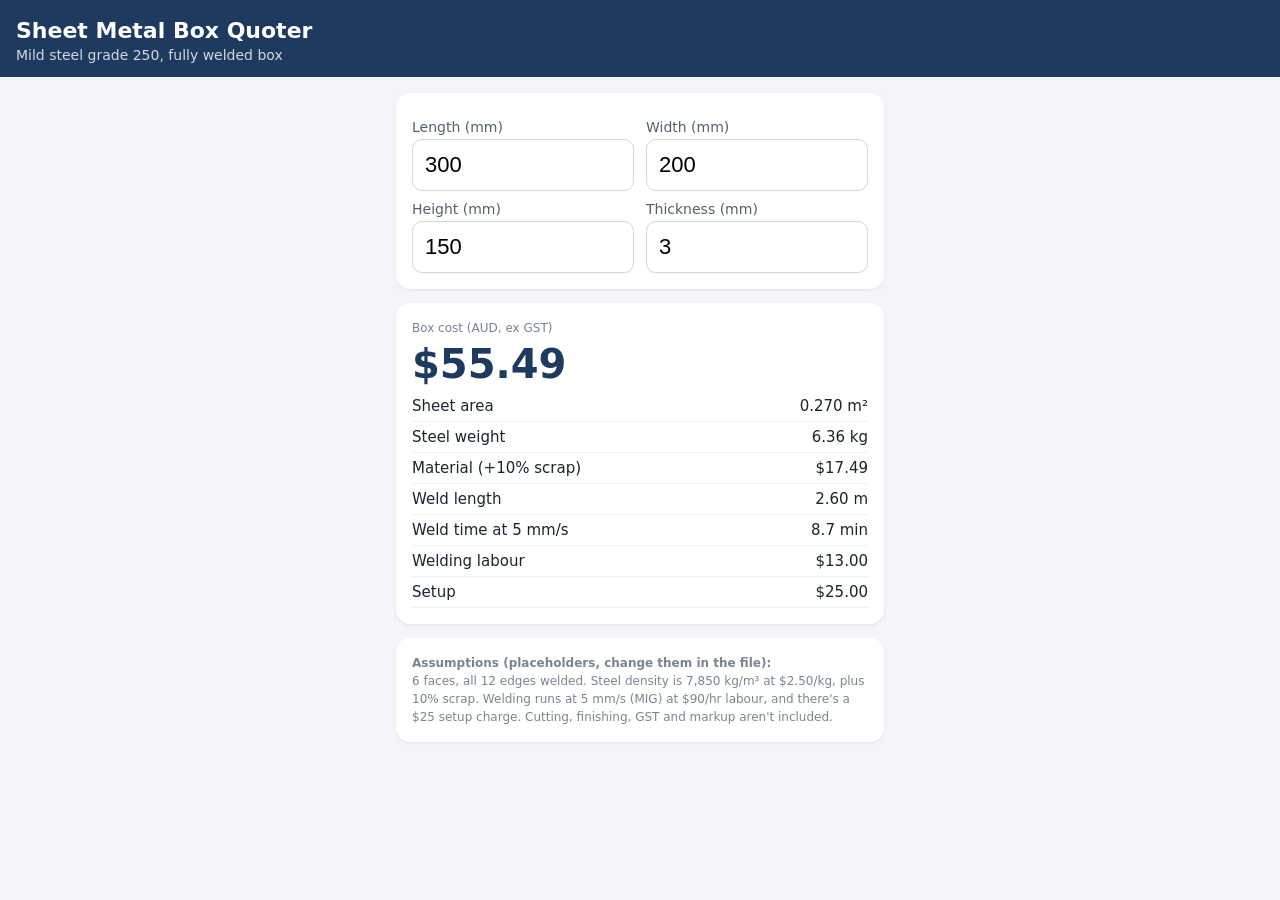
<file: index.html>
<!DOCTYPE html>
<html lang="en-AU">
<head>
<meta charset="utf-8">
<meta name="viewport" content="width=device-width, initial-scale=1, viewport-fit=cover">
<title>Box Quoter</title>
<meta name="apple-mobile-web-app-capable" content="yes">
<meta name="mobile-web-app-capable" content="yes">
<meta name="apple-mobile-web-app-title" content="Box Quoter">
<meta name="theme-color" content="#1f3a5f">
<link rel="manifest" href="manifest.json">
<link rel="icon" href="icon-192.png">
<link rel="apple-touch-icon" href="icon-192.png">
<style>
  *{box-sizing:border-box}
  body{margin:0;font-family:-apple-system,system-ui,Segoe UI,Roboto,sans-serif;background:#f3f5f8;color:#1b2430}
  header{background:#1f3a5f;color:#fff;padding:18px 16px 14px;padding-top:max(18px,env(safe-area-inset-top))}
  header h1{margin:0;font-size:22px} header p{margin:4px 0 0;opacity:.8;font-size:14px}
  main{padding:16px;max-width:520px;margin:auto}
  .card{background:#fff;border-radius:14px;padding:16px;margin-bottom:14px;box-shadow:0 1px 3px rgba(0,0,0,.08)}
  label{display:block;font-size:14px;color:#55606e;margin:10px 0 4px}
  input{width:100%;font-size:22px;padding:12px;border:1px solid #cfd6df;border-radius:10px}
  .grid{display:grid;grid-template-columns:1fr 1fr;gap:0 12px}
  .total{font-size:40px;font-weight:700;color:#1f3a5f;margin:4px 0}
  table{width:100%;border-collapse:collapse;font-size:15px}
  td{padding:6px 0;border-bottom:1px solid #eef1f4} td:last-child{text-align:right}
  .muted{font-size:12px;color:#7a8592;line-height:1.5}
  .err{color:#b00020;font-size:14px}
</style>
</head>
<body>
<header><h1>Sheet Metal Box Quoter</h1><p>Mild steel grade 250, fully welded box</p></header>
<main>
  <div class="card">
    <div class="grid">
      <div><label for="L">Length (mm)</label><input id="L" type="number" inputmode="decimal" value="300"></div>
      <div><label for="W">Width (mm)</label><input id="W" type="number" inputmode="decimal" value="200"></div>
      <div><label for="H">Height (mm)</label><input id="H" type="number" inputmode="decimal" value="150"></div>
      <div><label for="T">Thickness (mm)</label><input id="T" type="number" inputmode="decimal" value="3"></div>
    </div>
  </div>
  <div class="card">
    <div class="muted">Box cost (AUD, ex GST)</div>
    <div class="total" id="total">$0.00</div>
    <div id="err" class="err"></div>
    <table id="tbl"></table>
  </div>
  <div class="card muted">
    <b>Assumptions (placeholders, change them in the file):</b><br>
    6 faces, all 12 edges welded. Steel density is 7,850 kg/m³ at $2.50/kg, plus 10% scrap.
    Welding runs at 5 mm/s (MIG) at $90/hr labour, and there's a $25 setup charge.
    Cutting, finishing, GST and markup aren't included.
  </div>
</main>
<script>
// ---- Pricing parameters (placeholders, edit here) ----
const P = {
  density: 7850,        // kg/m3, mild steel grade 250
  steelPerKg: 2.50,     // AUD per kg
  scrap: 0.10,          // 10% offcut allowance
  weldRate: 5,          // mm per second (MIG fillet)
  labourPerHr: 90,      // AUD per hour
  setup: 25             // AUD flat per box
};
const $ = id => document.getElementById(id);
const money = n => '$' + n.toLocaleString('en-AU',{minimumFractionDigits:2,maximumFractionDigits:2});
function calc(){
  const L=+$('L').value, W=+$('W').value, H=+$('H').value, T=+$('T').value;
  if(!(L>0&&W>0&&H>0&&T>0)){ $('err').textContent='Enter all four values.'; $('total').textContent='-'; $('tbl').innerHTML=''; return; }
  $('err').textContent='';
  const areaMm2 = 2*(L*W + L*H + W*H);
  const massKg = areaMm2 * T * 1e-9 * P.density;
  const material = massKg * (1+P.scrap) * P.steelPerKg;
  const weldMm = 4*(L+W+H);
  const weldMin = weldMm / P.weldRate / 60;
  const welding = weldMin/60 * P.labourPerHr;
  const total = material + welding + P.setup;
  $('total').textContent = money(total);
  $('tbl').innerHTML = `
    <tr><td>Sheet area</td><td>${(areaMm2/1e6).toFixed(3)} m²</td></tr>
    <tr><td>Steel weight</td><td>${massKg.toFixed(2)} kg</td></tr>
    <tr><td>Material (+10% scrap)</td><td>${money(material)}</td></tr>
    <tr><td>Weld length</td><td>${(weldMm/1000).toFixed(2)} m</td></tr>
    <tr><td>Weld time at ${P.weldRate} mm/s</td><td>${weldMin.toFixed(1)} min</td></tr>
    <tr><td>Welding labour</td><td>${money(welding)}</td></tr>
    <tr><td>Setup</td><td>${money(P.setup)}</td></tr>`;
}
['L','W','H','T'].forEach(id=>$(id).addEventListener('input',calc));
calc();
if('serviceWorker' in navigator) navigator.serviceWorker.register('sw.js');
</script>
</body>
</html>
</file>
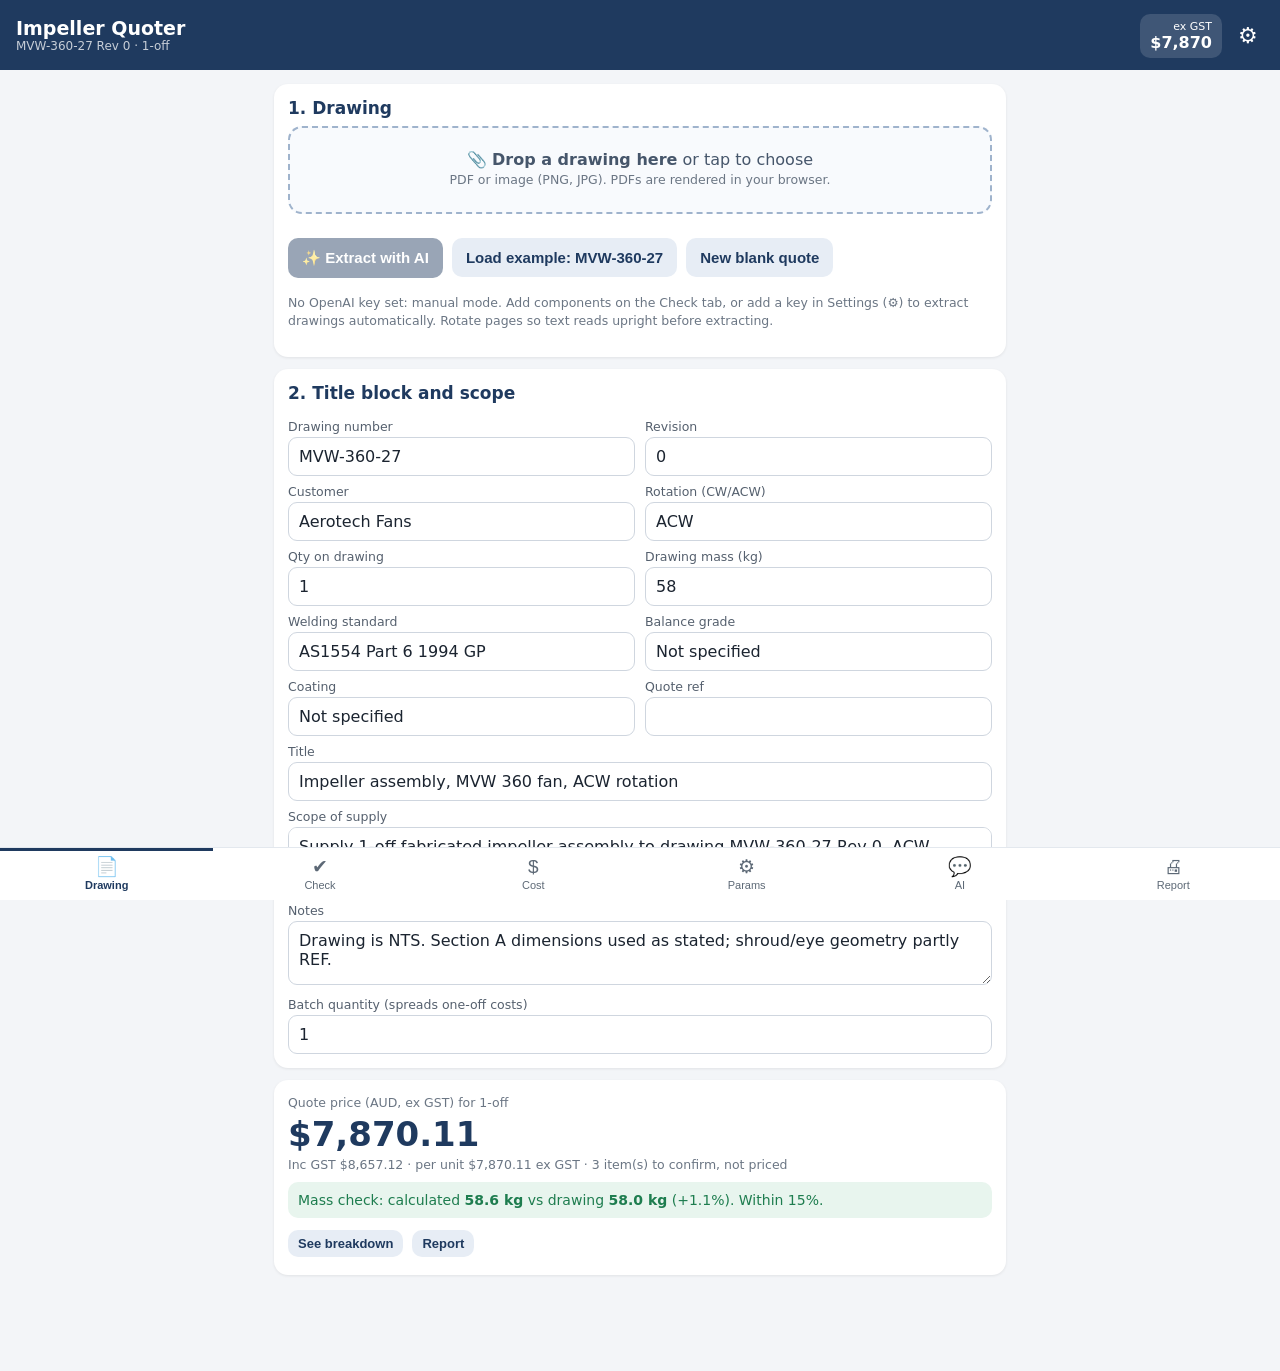
<file: impeller/index.html>
<!DOCTYPE html>
<html lang="en-AU">
<head>
<meta charset="utf-8">
<meta name="viewport" content="width=device-width, initial-scale=1, viewport-fit=cover">
<title>Impeller Quoter</title>
<meta http-equiv="Content-Security-Policy" content="default-src 'self'; script-src 'self' https://cdnjs.cloudflare.com; worker-src 'self' blob: https://cdnjs.cloudflare.com; connect-src 'self' https://api.openai.com https://cdnjs.cloudflare.com; img-src 'self' data: blob:; style-src 'self' 'unsafe-inline'; object-src 'none'; base-uri 'self'; form-action 'none'">
<meta name="referrer" content="no-referrer">
<meta name="apple-mobile-web-app-capable" content="yes">
<meta name="mobile-web-app-capable" content="yes">
<meta name="apple-mobile-web-app-title" content="Impeller Quoter">
<meta name="theme-color" content="#1f3a5f">
<link rel="manifest" href="manifest.json">
<link rel="icon" href="icon-192.png">
<link rel="apple-touch-icon" href="icon-192.png">
<link rel="stylesheet" href="app.css">
</head>
<body>
<header>
  <h1>Impeller Quoter<small id="hdrRef">Fabricated centrifugal impellers · AUD</small></h1>
  <div class="chip" id="hdrTotal">ex GST<b>-</b></div>
  <button class="iconbtn" id="btnSettings" aria-label="Settings" title="Settings">⚙</button>
</header>
<main>
  <section class="view" id="view-drawing"></section>
  <section class="view" id="view-check"></section>
  <section class="view" id="view-cost"></section>
  <section class="view" id="view-params"></section>
  <section class="view" id="view-ai"></section>
  <section class="view" id="view-report"></section>
</main>
<nav class="tabs" id="tabs">
  <button data-view="drawing"><span>📄</span>Drawing</button>
  <button data-view="check"><span>✔︎</span>Check</button>
  <button data-view="cost"><span>$</span>Cost</button>
  <button data-view="params"><span>⚙︎</span>Params</button>
  <button data-view="ai"><span>💬</span>AI</button>
  <button data-view="report"><span>🖨</span>Report</button>
</nav>
<div class="overlay" id="settings"><div class="sheet" id="settingsSheet"></div></div>
<input type="file" id="importFile" accept="application/json,.json" hidden>
<script src="js/defaults.js"></script>
<script src="js/engine.js"></script>
<script src="js/ai.js"></script>
<script src="js/app.js"></script>
</body>
</html>
</file>
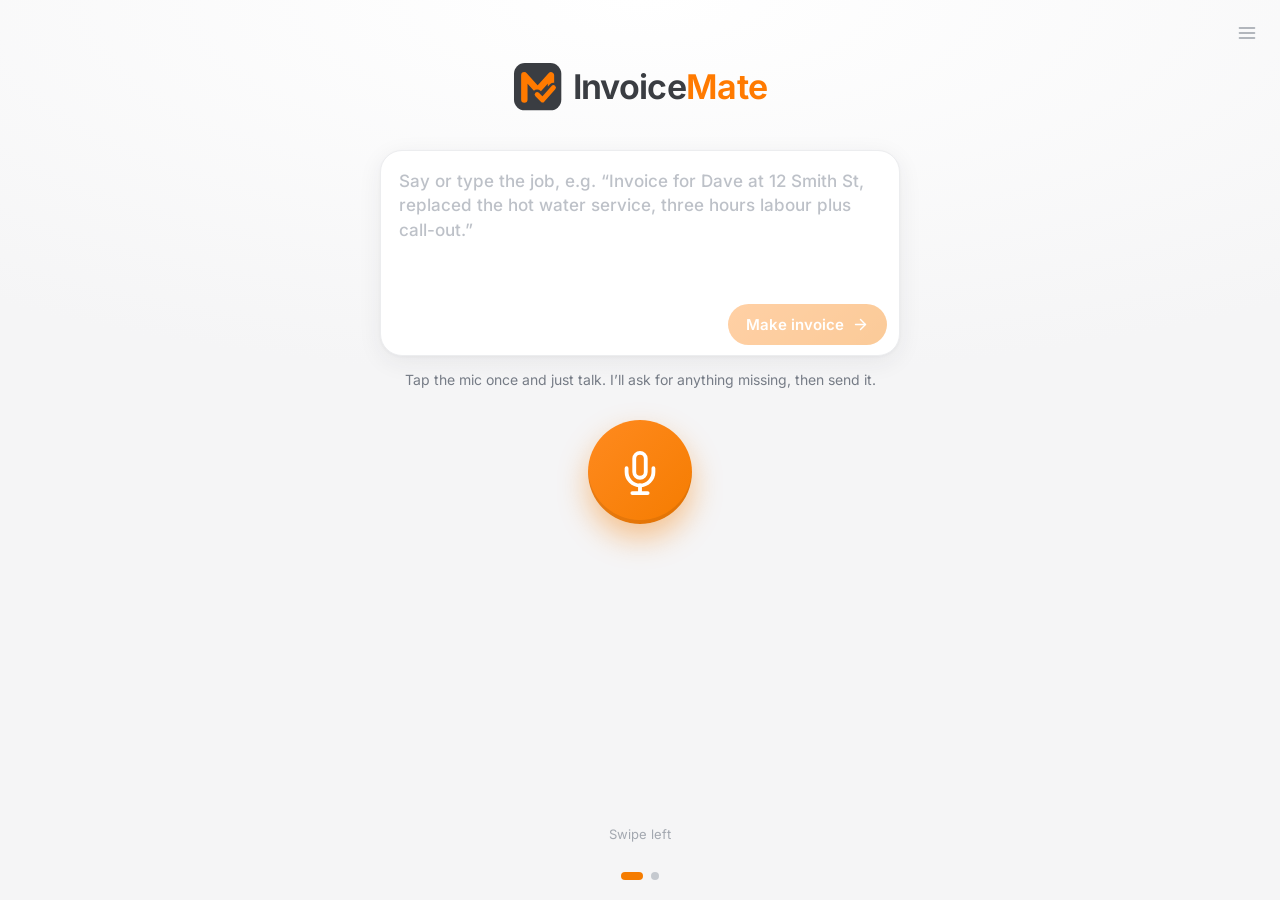
<file: invoicemate/index.html>
<!doctype html>
<html lang="en-AU">
<head>
<meta charset="utf-8">
<meta name="viewport" content="width=device-width, initial-scale=1, viewport-fit=cover">
<title>InvoiceMate</title>
<meta http-equiv="Content-Security-Policy" content="default-src 'self'; script-src 'self' 'wasm-unsafe-eval'; worker-src 'self' blob:; style-src 'self' 'unsafe-inline'; img-src 'self' data: blob:; font-src 'self'; connect-src 'self' data: blob: https://opekqrldytqvjziowbqo.supabase.co https://api.openai.com; media-src 'self' blob:; object-src 'none'; frame-src 'self' blob:; base-uri 'self'; form-action 'none'">
<meta name="referrer" content="strict-origin-when-cross-origin">
<meta name="robots" content="noindex">
<meta name="theme-color" content="#2B2F36">
<meta name="mobile-web-app-capable" content="yes">
<meta name="apple-mobile-web-app-capable" content="yes">
<meta name="apple-mobile-web-app-title" content="InvoiceMate">
<link rel="manifest" href="manifest.json">
<link rel="icon" href="icons/icon-192.png">
<link rel="apple-touch-icon" href="icons/icon-192.png">
<link rel="stylesheet" href="app.css">
<link rel="stylesheet" href="im.css">
</head>
<body>
<div id="pager">
  <!-- 1. CLEAN SCREEN (home): logo, text box, big mic -->
  <section id="clean" class="pane" aria-label="Talk to make an invoice">
    <button class="im-menu-btn" data-act="more-menu" aria-label="Menu"><svg class="i" viewBox="0 0 24 24" aria-hidden="true"><line x1="3" y1="6" x2="21" y2="6"/><line x1="3" y1="12" x2="21" y2="12"/><line x1="3" y1="18" x2="21" y2="18"/></svg></button>
    <div class="clean-wrap">
      <h1 id="im-logo" class="clean-logo" aria-label="InvoiceMate"></h1>
      <div class="im-box">
        <textarea id="im-text" rows="5" aria-label="Describe the job" placeholder="Say or type the job, e.g. “Invoice for Dave at 12 Smith St, replaced the hot water service, three hours labour plus call-out.”"></textarea>
        <button id="im-go" class="btn pri im-go" disabled>Make invoice <svg class="i" viewBox="0 0 24 24" aria-hidden="true"><line x1="5" y1="12" x2="19" y2="12"/><polyline points="12 5 19 12 12 19"/></svg></button>
      </div>
      <div id="im-convo" class="im-convo" aria-live="polite"><div id="im-log" class="im-log"></div><div id="im-draft" class="im-draft"></div>
        <button class="im-type" id="im-type" type="button">Type instead</button></div>
      <div id="im-status" class="im-status" role="status" aria-live="polite"></div>
      <button id="im-mic" class="mic-btn" aria-label="Start talking" aria-pressed="false"><svg viewBox="0 0 24 24" aria-hidden="true"><path d="M12 2a3 3 0 0 0-3 3v7a3 3 0 0 0 6 0V5a3 3 0 0 0-3-3z"/><path d="M19 10v2a7 7 0 0 1-14 0v-2"/><line x1="12" y1="19" x2="12" y2="23"/><line x1="8" y1="23" x2="16" y2="23"/></svg></button>
      <div class="im-hint">Swipe left</div>
    </div>
  </section>
  <!-- 2. FULL APP SCREEN (Allyce's app layout) -->
  <section id="full" class="pane" aria-label="Full app">
    <div id="app">
      <aside class="sidebar" id="sidebar"></aside>
      <main class="main"><div id="view" class="view"></div></main>
      <nav class="bottomnav" id="bottomnav"></nav>
    </div>
  </section>
</div>
<div id="im-dots" class="im-dots" aria-label="Screens"><button data-p="0" aria-label="Talk screen"></button><button data-p="1" aria-label="Full app"></button></div>
<input type="file" id="im-cam" accept="image/*" capture="environment" hidden>
<div id="public" class="public" hidden></div>
<div id="modal-root"></div>
<div id="toast" class="toast" hidden></div>
<div id="print-root" class="print-root"></div>
<script src="vendor/chart.umd.min.js"></script>
<script src="vendor/tesseract/tesseract.min.js"></script>
<script src="js/config.js"></script>
<script src="js/util.js"></script>
<script src="js/local-only.js"></script>
<script src="js/db.js"></script>
<script src="js/views.js"></script>
<script src="js/tools.js"></script>
<script src="js/backup.js"></script>
<script src="js/parser.js"></script>
<script src="js/receipt.js"></script>
<script src="js/thinking.js"></script>
<script src="js/invoice-pdf.js"></script>
<script src="js/send.js"></script>
<script src="js/chase-core.js"></script>
<script src="js/chase.js"></script>
<script src="js/convo.js"></script>
<script src="js/voice-prompt.js"></script>
<script src="js/draft-ops.js"></script>
<script src="js/voice-cost.js"></script>
<script src="js/voice.js"></script>
<script src="js/talk.js"></script>
<script src="js/engines.js"></script>
<script src="js/live.js"></script>
<script src="js/voicetest.js"></script>
<script src="js/scan.js"></script>
<script src="js/clean.js"></script>
<script src="js/app.js"></script>
</body>
</html>
</file>
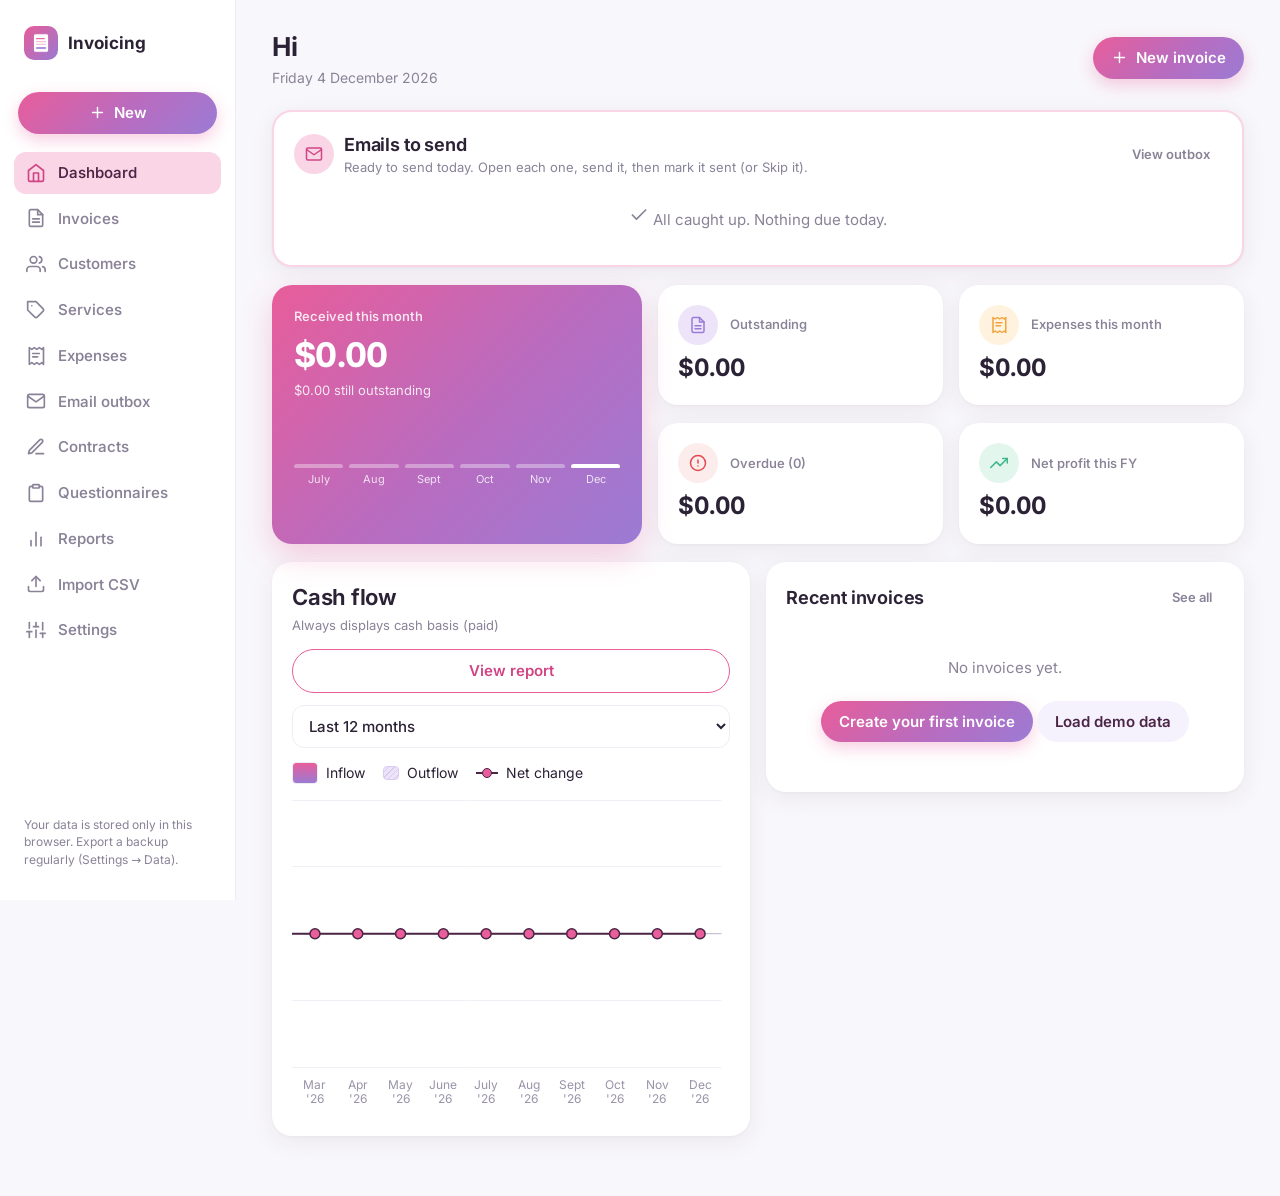
<file: invoicing/index.html>
<!doctype html>
<html lang="en-AU">
<head>
<meta charset="utf-8">
<meta name="viewport" content="width=device-width, initial-scale=1, viewport-fit=cover">
<title>Invoicing</title>
<meta http-equiv="Content-Security-Policy" content="default-src 'self'; script-src 'self' https://accounts.google.com/gsi/client; style-src 'self' 'unsafe-inline' https://accounts.google.com/gsi/style; img-src 'self' data: blob:; font-src 'self'; connect-src 'self' https://www.googleapis.com https://accounts.google.com/gsi/ https://opekqrldytqvjziowbqo.supabase.co wss://opekqrldytqvjziowbqo.supabase.co https://login.microsoftonline.com https://graph.microsoft.com https://outlook.office.com https://outlook.office365.com https://outlook.live.com; object-src 'none'; frame-src 'self' blob: https://accounts.google.com/gsi/ https://login.microsoftonline.com https://login.live.com; base-uri 'self'; form-action 'none'">
<meta name="referrer" content="strict-origin-when-cross-origin">
<meta name="robots" content="noindex">
<meta name="theme-color" content="#E85D9A">
<meta name="mobile-web-app-capable" content="yes">
<meta name="apple-mobile-web-app-capable" content="yes">
<meta name="apple-mobile-web-app-title" content="Invoicing">
<link rel="manifest" href="manifest.json">
<link rel="icon" href="icon-192.png">
<link rel="apple-touch-icon" href="icon-192.png">
<link rel="stylesheet" href="app.css">
</head>
<body>
<div id="app">
  <aside class="sidebar" id="sidebar"></aside>
  <main class="main"><div id="view" class="view"></div></main>
  <nav class="bottomnav" id="bottomnav"></nav>
</div>
<div id="public" class="public" hidden></div>
<div id="modal-root"></div>
<div id="toast" class="toast" hidden></div>
<div id="print-root" class="print-root"></div>
<script src="js/vendor/chart.umd.min.js"></script>
<script src="js/config.js"></script>
<script src="js/util.js"></script>
<script src="js/db.js"></script>
<script src="js/views.js"></script>
<script src="js/tools.js"></script>
<script src="js/backup.js"></script>
<script src="js/sync.js"></script>
<script src="js/pdf.js"></script>
<script src="js/outlook.js"></script>
<script src="js/app.js"></script>
</body>
</html>
</file>
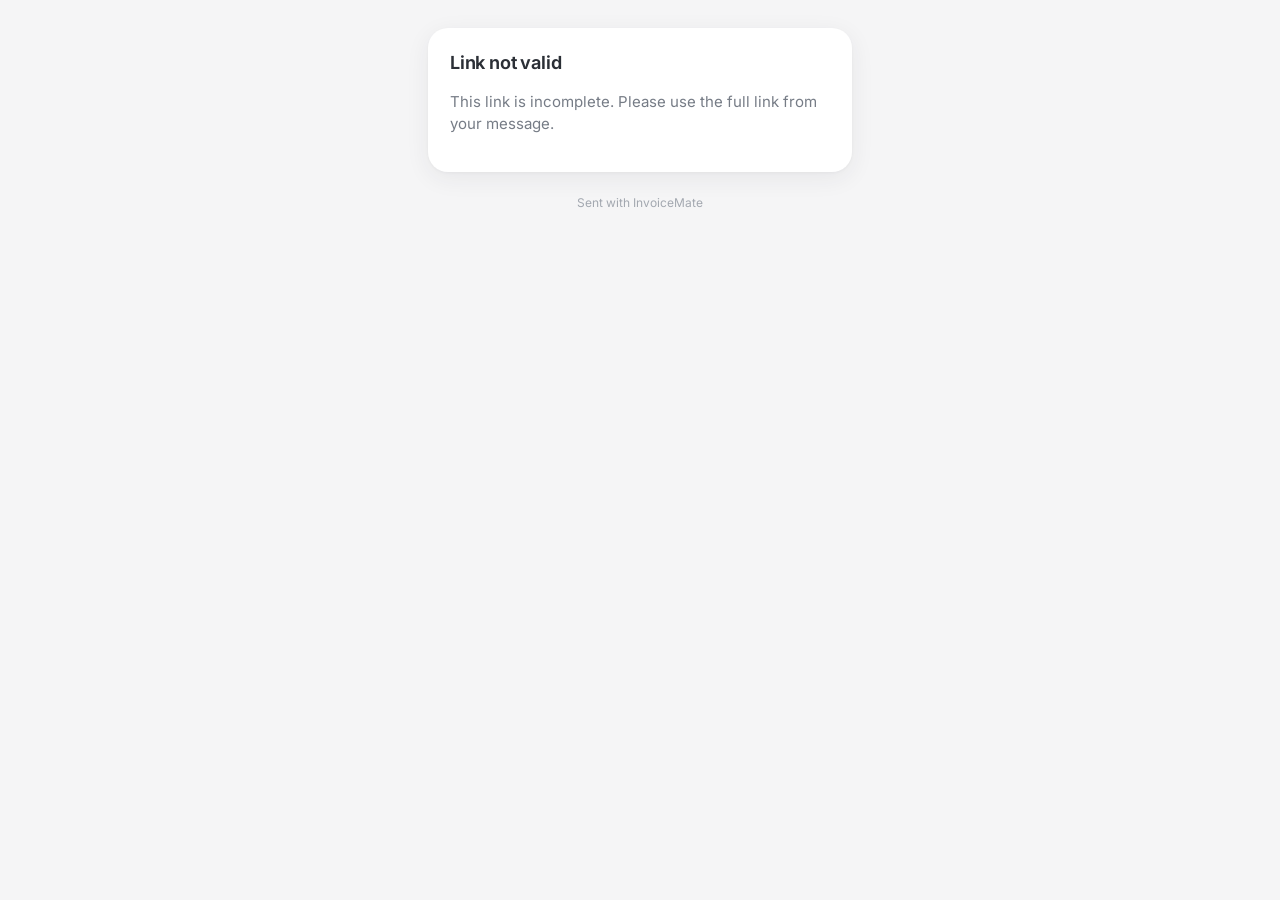
<file: invoicemate/view.html>
<!doctype html>
<html lang="en-AU">
<head>
<meta charset="utf-8">
<meta name="viewport" content="width=device-width, initial-scale=1, viewport-fit=cover">
<title>Invoice</title>
<meta http-equiv="Content-Security-Policy" content="default-src 'self'; script-src 'self'; style-src 'self' 'unsafe-inline'; img-src 'self' data:; font-src 'self'; connect-src https://opekqrldytqvjziowbqo.supabase.co; object-src 'none'; base-uri 'none'; form-action 'none'">
<meta name="referrer" content="no-referrer">
<meta name="robots" content="noindex, nofollow">
<link rel="icon" href="icons/icon-192.png">
<link rel="stylesheet" href="app.css">
<style>
  body { background: #F5F5F6; margin: 0; }
  .vw { max-width: 460px; margin: 0 auto; padding: 28px 18px 40px; }
  .vw .card { padding: 22px; }
  .vw .amt { font-size: 34px; font-weight: 750; margin: 6px 0 2px; }
  .vw .row2 { display: flex; justify-content: space-between; padding: 8px 0; border-bottom: 1px solid var(--line); font-size: 15px; }
  .vw .pay { width: 100%; justify-content: center; margin-top: 18px; }
  .vw .stop { background: none; border: 0; color: #8A9099; text-decoration: underline; font-size: 13px; margin-top: 22px; cursor: pointer; }
  .vw .foot { text-align: center; color: #A3A8B0; font-size: 12px; margin-top: 22px; }
</style>
</head>
<body>
<div class="vw" id="vw"><div class="card"><p class="muted">Loading invoice…</p></div></div>
<script src="js/view.js"></script>
</body>
</html>
</file>
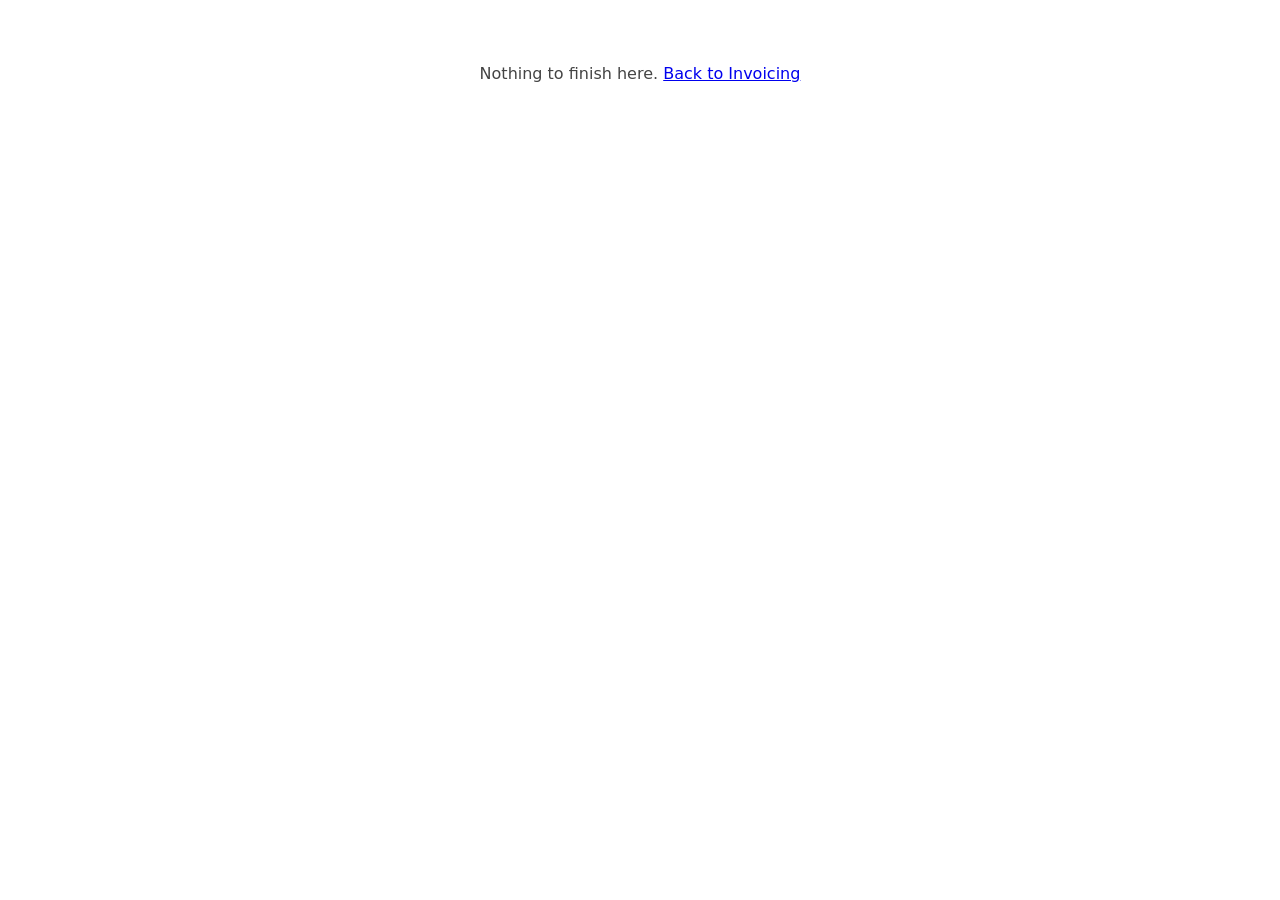
<file: invoicing/auth.html>
<!doctype html>
<html lang="en-AU">
<head>
<meta charset="utf-8">
<meta name="viewport" content="width=device-width, initial-scale=1">
<title>Signing in…</title>
<meta http-equiv="Content-Security-Policy" content="default-src 'none'; script-src 'self'; style-src 'unsafe-inline'; base-uri 'none'; form-action 'none'">
<meta name="referrer" content="no-referrer">
<meta name="robots" content="noindex">
</head>
<body style="font:16px system-ui,sans-serif;color:#444;text-align:center;padding:40px 20px">
<!-- Microsoft sign-in comes back here (MSAL redirect bridge), then returns to the app. Keep this page tiny. -->
<p id="m">Finishing Microsoft sign-in…</p>
<script src="js/vendor/msal-redirect-bridge.min.js"></script>
<script src="js/auth-bridge.js"></script>
</body>
</html>
</file>
<file: impeller/app.css>
*{box-sizing:border-box}
:root{--navy:#1f3a5f;--bg:#f3f5f8;--ink:#1b2430;--mut:#6b7684;--line:#e3e8ee;--ok:#1e7d4f;--prov:#b26a00;--tc:#b00020}
html{-webkit-text-size-adjust:100%}
body{margin:0;font-family:-apple-system,system-ui,"Segoe UI",Roboto,sans-serif;background:var(--bg);color:var(--ink);padding-bottom:calc(70px + env(safe-area-inset-bottom))}
header{background:var(--navy);color:#fff;padding:14px 16px 12px;padding-top:max(14px,env(safe-area-inset-top));position:sticky;top:0;z-index:20;display:flex;align-items:center;gap:10px}
header h1{margin:0;font-size:19px;flex:1;line-height:1.15} header h1 small{display:block;font-weight:400;font-size:12px;opacity:.75}
.chip{background:rgba(255,255,255,.14);border-radius:10px;padding:6px 10px;text-align:right;font-size:11px;line-height:1.2;white-space:nowrap}
.chip b{display:block;font-size:16px}
.iconbtn{background:none;border:0;color:#fff;font-size:22px;padding:4px 6px;cursor:pointer}
main{padding:14px;max-width:760px;margin:auto}
.view{display:none}.view.on{display:block}
.card{background:#fff;border-radius:14px;padding:14px;margin-bottom:12px;box-shadow:0 1px 3px rgba(0,0,0,.08)}
.card h2{font-size:17px;margin:0 0 8px;color:var(--navy)} .card h3{font-size:15px;margin:10px 0 6px}
label{display:block;font-size:12.5px;color:#55606e;margin:8px 0 3px}
input,select,textarea{width:100%;font-size:16px;padding:9px 10px;border:1px solid #cfd6df;border-radius:9px;background:#fff;color:var(--ink);font-family:inherit}
textarea{min-height:64px;resize:vertical}
input:focus,select:focus,textarea:focus{outline:2px solid #7fa3d1;border-color:#7fa3d1}
.grid2{display:grid;grid-template-columns:1fr 1fr;gap:0 10px}.grid3{display:grid;grid-template-columns:1fr 1fr 1fr;gap:0 8px}
@media(min-width:620px){.grid3w{display:grid;grid-template-columns:repeat(4,1fr);gap:0 10px}}
.btn{display:inline-block;border:0;border-radius:10px;padding:11px 14px;font-size:15px;font-weight:600;background:var(--navy);color:#fff;cursor:pointer;margin:4px 4px 4px 0;text-decoration:none}
.btn.sec{background:#e7edf5;color:var(--navy)} .btn.warn{background:#fdecee;color:var(--tc)} .btn.sm{padding:6px 10px;font-size:13px}
.btn:disabled{opacity:.45;cursor:not-allowed}
.drop{border:2px dashed #9fb3cc;border-radius:14px;padding:22px 14px;text-align:center;color:#46566b;background:#f8fafd;cursor:pointer}
.drop.over{background:#e6eef9;border-color:var(--navy)}
.pages{display:flex;gap:8px;overflow-x:auto;margin-top:10px}
.pages figure{margin:0;flex:0 0 auto;text-align:center;font-size:12px}
.pages canvas,.pages img{max-height:220px;max-width:300px;border:1px solid var(--line);border-radius:6px;background:#fff}
.total{font-size:34px;font-weight:700;color:var(--navy);margin:2px 0}
.muted{font-size:12.5px;color:var(--mut);line-height:1.45}
.err{color:var(--tc);font-size:14px;background:#fdecee;border-radius:10px;padding:10px;margin:8px 0}
.okmsg{color:var(--ok);font-size:14px;background:#e8f5ee;border-radius:10px;padding:10px;margin:8px 0}
.warnbox{color:#7a4a00;background:#fff4e0;border-radius:10px;padding:10px;font-size:14px;margin:8px 0}
table{width:100%;border-collapse:collapse;font-size:14px}
th{text-align:left;font-size:12px;color:var(--mut);font-weight:600;border-bottom:1px solid var(--line);padding:6px 4px}
td{padding:6px 4px;border-bottom:1px solid #eef1f4;vertical-align:top}
td.r,th.r{text-align:right;white-space:nowrap}
tr.sub td{font-weight:700;background:#f6f8fb} tr.grand td{font-weight:800;font-size:16px;color:var(--navy)}
.badge{display:inline-block;font-size:11px;font-weight:700;border-radius:20px;padding:2px 7px;white-space:nowrap;vertical-align:middle}
.b-confirmed{background:#e3f3ea;color:var(--ok)} .b-provisional{background:#fff1d6;color:var(--prov)} .b-to_confirm{background:#fde3e6;color:var(--tc)}
.b-high{background:#e3f3ea;color:var(--ok)} .b-medium{background:#fff1d6;color:var(--prov)} .b-low,.b-tc{background:#fde3e6;color:var(--tc)}
.conf-low,.conf-to_confirm{border-color:#e48b97;background:#fff7f8} .conf-medium{border-color:#e7b866;background:#fffaf0}
details{border-top:1px solid var(--line)} details:first-of-type{border-top:0}
summary{cursor:pointer;padding:11px 2px;font-weight:600;color:var(--navy);list-style:none;display:flex;justify-content:space-between;gap:8px}
summary::-webkit-details-marker{display:none} summary:after{content:"▸";color:var(--mut)} details[open]>summary:after{content:"▾"}
.prow{border:1px solid var(--line);border-radius:10px;padding:8px 10px;margin:0 0 8px}
.prow .top{display:flex;justify-content:space-between;align-items:center;gap:8px;font-size:14px;font-weight:600}
.prow .vals{display:grid;grid-template-columns:1fr auto 1.35fr;gap:8px;margin-top:6px;align-items:center}
.prow .vals select{font-size:14px;padding:9px 6px}
.prow .unit{font-size:13px;color:var(--mut)}
.prow input.note{font-size:13px;padding:6px 8px;margin-top:6px;color:#4a5562}
.ccard{border:1px solid var(--line);border-radius:12px;padding:10px;margin-bottom:10px}
.ccard .hd{display:flex;gap:8px;align-items:center}.ccard .hd input{font-weight:700}
.calc{font-size:12.5px;background:#f4f7fb;border-radius:8px;padding:6px 8px;margin-top:8px;color:#3a4756}
nav.tabs{position:fixed;left:0;right:0;bottom:0;background:#fff;border-top:1px solid var(--line);display:flex;z-index:30;padding-bottom:env(safe-area-inset-bottom)}
nav.tabs button{flex:1;border:0;background:none;padding:8px 0 9px;font-size:11px;color:#5d6976;cursor:pointer}
nav.tabs button span{display:block;font-size:19px;line-height:1.2}
nav.tabs button.on{color:var(--navy);font-weight:700;box-shadow:inset 0 3px 0 var(--navy)}
.chat{max-height:52vh;overflow-y:auto;padding:4px 0}
.msg{border-radius:12px;padding:9px 11px;margin:6px 0;font-size:14.5px;line-height:1.4;white-space:pre-wrap;max-width:92%}
.msg.u{background:var(--navy);color:#fff;margin-left:auto}.msg.a{background:#eef2f7}.msg.s{background:#fff4e0;font-size:13px}
.chatbar{display:flex;gap:6px;align-items:flex-end}.chatbar textarea{min-height:44px;height:44px}
.chips{display:flex;flex-wrap:wrap;gap:6px;margin:6px 0}.chips button{border:1px solid #c9d5e4;background:#f6f9fd;border-radius:16px;padding:5px 10px;font-size:12.5px;color:var(--navy);cursor:pointer}
.log{font-size:13px;border-left:3px solid #9fb3cc;padding:4px 8px;margin:8px 0}.log.undone{opacity:.5;text-decoration:line-through}
.flex{display:flex;gap:8px;align-items:center;flex-wrap:wrap}.sp{flex:1}
.mic.rec{background:var(--tc)}
.overlay{position:fixed;inset:0;background:rgba(10,20,35,.45);z-index:50;display:none;align-items:flex-end;justify-content:center}
.overlay.on{display:flex}.sheet{background:#fff;border-radius:16px 16px 0 0;padding:16px;width:100%;max-width:640px;max-height:90vh;overflow:auto;padding-bottom:max(16px,env(safe-area-inset-bottom))}
.busy{display:inline-block;width:14px;height:14px;border:2px solid #9fb3cc;border-top-color:var(--navy);border-radius:50%;animation:sp 1s linear infinite;vertical-align:middle;margin-right:6px}
@keyframes sp{to{transform:rotate(360deg)}}
/* Report */
.report{background:#fff;padding:16px;border-radius:14px;font-size:13px}
.report h1{font-size:20px;margin:0;color:var(--navy)} .report h2{font-size:15px;color:var(--navy);border-bottom:2px solid var(--navy);padding-bottom:3px;margin:18px 0 6px}
.report table{font-size:12px} .report .kv td:first-child{color:var(--mut);width:38%}
.draft{border:2px solid var(--tc);color:var(--tc);font-weight:800;text-align:center;padding:6px;border-radius:8px;margin:8px 0}
.noprint{}
@media print{
  @page{size:A4;margin:14mm 12mm}
  body{background:#fff;padding:0}
  header,nav.tabs,.noprint,.overlay{display:none!important}
  main{padding:0;max-width:none}
  .view{display:none!important} #view-report{display:block!important}
  .report{padding:0;box-shadow:none;border-radius:0;font-size:10.5pt}
  .report table{font-size:9pt} .report h2{break-after:avoid} tr{break-inside:avoid}
  .badge{border:1px solid currentColor}
}
</file>
<file: invoicemate/app.css>
@font-face { font-family: 'Inter'; src: url('fonts/inter-latin-wght.woff2') format('woff2'); font-weight: 100 900; font-display: swap; }
:root {
  --pink: #F57C00; --pink-d: #D96A00; --pink-t: #FFE3C7; --pink-tt: #FFF5EB;
  --lav: #5B6472; --lav-t: #E7E9ED; --lav-tt: #F3F4F6;
  --plum: #2B2F36; --ink: #2B2F36; --muted: #767C86; --line: #ECEDEF;
  --bg: #F5F5F6; --card: #fff; --ok: #3FB68B; --ok-t: #E3F6EE; --warn: #F0A43A; --warn-t: #FFF3E0; --bad: #E5484D; --bad-t: #FDECEC;
  --grad: linear-gradient(135deg, #F57C00 0%, #FF8F2E 55%, #5B6472 100%);
  --r: 20px; --r-s: 12px; --sh: 0 6px 24px rgba(43, 47, 54, .07), 0 1px 3px rgba(43, 47, 54, .04);
  --side: 236px;
}
* { box-sizing: border-box; }
[hidden] { display: none !important; }
html, body { margin: 0; background: var(--bg); color: var(--ink); font: 15px/1.45 'Inter', 'Segoe UI', system-ui, -apple-system, Roboto, sans-serif; -webkit-font-smoothing: antialiased; }
button, input, select, textarea { font: inherit; color: inherit; }
a { color: var(--pink-d); }
h1, h2, h3 { margin: 0; letter-spacing: -.01em; }
h1 { font-size: 26px; font-weight: 700; }
h2 { font-size: 18px; font-weight: 650; }
h3 { font-size: 15px; font-weight: 650; }
svg.i { width: 20px; height: 20px; stroke: currentColor; fill: none; stroke-width: 2; stroke-linecap: round; stroke-linejoin: round; flex: none; }
.muted { color: var(--muted); } .small { font-size: 13px; } .tiny { font-size: 12px; }
.right { text-align: right; } .num { font-variant-numeric: tabular-nums; white-space: nowrap; }
.row { display: flex; gap: 12px; align-items: center; flex-wrap: wrap; } .row.nw { flex-wrap: nowrap; }
.spacer { flex: 1; }
.grid { display: grid; gap: 16px; }
.grid > *, .stack > *, .ed-layout > * { min-width: 0; }
.g2 { grid-template-columns: repeat(2, minmax(0, 1fr)); } .g3 { grid-template-columns: repeat(3, minmax(0, 1fr)); } .g4 { grid-template-columns: repeat(4, minmax(0, 1fr)); }
.stack > * + * { margin-top: 16px; }

/* layout */
#app { min-height: 100vh; }
.sidebar { position: fixed; inset: 0 auto 0 0; width: var(--side); background: #fff; border-right: 1px solid var(--line); padding: 22px 14px; display: flex; flex-direction: column; gap: 4px; overflow-y: auto; z-index: 5; }
.brand { display: flex; align-items: center; gap: 10px; padding: 4px 10px 18px; font-weight: 700; font-size: 17px; }
.brand img { width: 34px; height: 34px; border-radius: 10px; }
.nav-a { display: flex; align-items: center; gap: 12px; padding: 10px 12px; border-radius: 12px; color: var(--muted); text-decoration: none; font-weight: 550; }
.nav-a:hover { background: var(--pink-tt); color: var(--ink); }
.nav-a.on { background: var(--pink-t); color: var(--plum); }
.nav-a.on svg { color: var(--pink-d); }
.nav-a .badge { margin-left: auto; }
.side-new { margin: 10px 4px 14px; }
.main { overflow-x: clip; margin-left: var(--side); padding: 28px 36px 60px; }
.view { max-width: 1180px; margin: 0 auto; }
.bottomnav { display: none; }
.page-h { display: flex; align-items: center; gap: 12px; margin-bottom: 22px; flex-wrap: wrap; }
.page-h .sub { color: var(--muted); font-size: 14px; margin-top: 2px; }

/* cards */
.card { background: var(--card); border-radius: var(--r); box-shadow: var(--sh); padding: 20px; }
.card.flat { box-shadow: none; border: 1px solid var(--line); }
.card-h { display: flex; align-items: center; gap: 10px; margin-bottom: 14px; flex-wrap: wrap; }
.card-h .spacer + * { flex: none; }
.hero { background: var(--grad); color: #fff; border-radius: var(--r); padding: 22px; box-shadow: 0 12px 30px rgba(245, 124, 0, .28); position: relative; overflow: hidden; }
.hero .lbl { opacity: .85; font-size: 13px; font-weight: 550; }
.hero .big { font-size: 34px; font-weight: 750; letter-spacing: -.02em; margin: 4px 0 2px; }
.hero .mini { display: flex; align-items: flex-end; gap: 6px; height: 54px; margin-top: 14px; }
.hero .mini span { flex: 1; background: rgba(255, 255, 255, .35); border-radius: 6px 6px 3px 3px; min-height: 4px; }
.hero .mini span.cur { background: #fff; }
.hero .mini-l { display: flex; gap: 6px; font-size: 11px; opacity: .8; margin-top: 4px; } .hero .mini-l span { flex: 1; text-align: center; }
.stat { display: flex; flex-direction: column; gap: 6px; }
.stat .v { font-size: 24px; font-weight: 720; letter-spacing: -.02em; }
.stat .l { color: var(--muted); font-size: 13px; font-weight: 550; }
.ic { width: 40px; height: 40px; border-radius: 50%; display: grid; place-items: center; flex: none; background: var(--pink-t); color: var(--pink-d); }
.ic.lav { background: var(--lav-t); color: var(--lav); } .ic.ok { background: var(--ok-t); color: var(--ok); } .ic.warn { background: var(--warn-t); color: var(--warn); } .ic.bad { background: var(--bad-t); color: var(--bad); }
.ic svg { width: 18px; height: 18px; }

/* lists */
.list { display: flex; flex-direction: column; }
.li { display: flex; align-items: center; gap: 14px; padding: 12px 6px; border-bottom: 1px solid var(--line); cursor: pointer; border-radius: 12px; }
.li:last-child { border-bottom: 0; }
.li:hover { background: var(--pink-tt); }
.li .t { font-weight: 600; } .li .s { color: var(--muted); font-size: 13px; }
.li .grow { flex: 1; min-width: 0; } .li .grow > * { overflow: hidden; text-overflow: ellipsis; white-space: nowrap; }
.empty { text-align: center; color: var(--muted); padding: 30px 10px; }

/* buttons */
.btn { display: inline-flex; align-items: center; justify-content: center; gap: 8px; border: 0; border-radius: 999px; padding: 10px 18px; font-weight: 600; cursor: pointer; background: var(--lav-tt); color: var(--plum); text-decoration: none; white-space: nowrap; transition: transform .05s, box-shadow .15s, background .15s; }
.btn:hover { background: var(--lav-t); } .btn:active { transform: translateY(1px); }
.btn svg { width: 17px; height: 17px; }
.btn.pri { background: var(--grad); color: #fff; box-shadow: 0 6px 16px rgba(245, 124, 0, .3); }
.btn.pri:hover { box-shadow: 0 8px 20px rgba(245, 124, 0, .4); }
.btn.out { background: #fff; border: 1.5px solid var(--pink); color: var(--pink-d); }
.btn.out:hover { background: var(--pink-tt); }
.btn.ghost { background: transparent; color: var(--muted); } .btn.ghost:hover { background: var(--line); color: var(--ink); }
.btn.danger { background: var(--bad-t); color: var(--bad); }
.btn.sm { padding: 6px 12px; font-size: 13px; } .btn.icon { padding: 8px; width: 36px; height: 36px; }
.btn.block { width: 100%; } .btn:disabled { opacity: .5; cursor: default; }

/* pills */
.pill { display: inline-block; border-radius: 999px; padding: 3px 10px; font-size: 12px; font-weight: 650; text-transform: capitalize; background: var(--line); color: var(--muted); white-space: nowrap; }
.pill.draft { background: #EEEFF1; color: #6B717B; } .pill.sent { background: var(--lav-t); color: #4A515C; } .pill.part-paid { background: var(--warn-t); color: #B97515; }
.pill.paid, .pill.signed, .pill.accepted { background: var(--ok-t); color: #23875F; } .pill.overdue { background: var(--bad-t); color: var(--bad); } .pill.quote { background: var(--pink-t); color: var(--pink-d); }
.badge { background: var(--pink); color: #fff; border-radius: 999px; font-size: 11px; font-weight: 700; padding: 2px 7px; }
.badge.bad { background: var(--bad); }

/* forms */
label.f { display: flex; flex-direction: column; gap: 6px; font-size: 13px; font-weight: 600; color: var(--muted); }
.in, input[type=text], input[type=email], input[type=tel], input[type=number], input[type=date], input[type=search], select, textarea {
  width: 100%; border: 1.5px solid var(--line); background: #fff; border-radius: var(--r-s); padding: 10px 12px; color: var(--ink); font-weight: 500; outline: none; transition: border .15s, box-shadow .15s; }
input:focus, select:focus, textarea:focus { border-color: var(--pink); box-shadow: 0 0 0 4px var(--pink-tt); }
textarea { min-height: 90px; resize: vertical; }
input[type=checkbox], input[type=radio] { accent-color: var(--pink); width: 18px; height: 18px; }
.chk { display: inline-flex; gap: 8px; align-items: center; font-weight: 550; cursor: pointer; }
.seg { display: inline-flex; flex: none; background: var(--lav-tt); border-radius: 999px; padding: 4px; gap: 2px; flex-wrap: wrap; }
.seg button { border: 0; background: transparent; padding: 7px 14px; border-radius: 999px; cursor: pointer; font-weight: 600; color: var(--muted); font-size: 13px; }
.seg button.on { background: #fff; color: var(--pink-d); box-shadow: 0 2px 8px rgba(43, 47, 54, .08); }
.search { max-width: 280px; }

/* tables */
.tbl { width: 100%; border-collapse: collapse; }
.tbl th { text-align: left; font-size: 12px; text-transform: uppercase; letter-spacing: .04em; color: var(--muted); font-weight: 650; padding: 8px 8px; border-bottom: 1px solid var(--line); }
.tbl td { padding: 10px 8px; border-bottom: 1px solid var(--line); vertical-align: top; }
.tbl tr.click { cursor: pointer; } .tbl tr.click:hover td { background: var(--pink-tt); }
.tbl tfoot td { font-weight: 700; border-bottom: 0; }
.tbl-wrap { overflow-x: auto; }

/* invoice editor */
.items .item { display: grid; grid-template-columns: minmax(0, 1fr) 80px 110px 80px 64px 110px 36px; gap: 8px; align-items: start; padding: 10px 0; border-bottom: 1px solid var(--line); }
.items .item.h { font-size: 12px; text-transform: uppercase; letter-spacing: .04em; color: var(--muted); font-weight: 650; padding: 0 0 6px; }
.items .item .desc textarea { min-height: 40px; margin-top: 6px; font-size: 13px; }
.items .item .amt { padding-top: 10px; font-weight: 650; text-align: right; }
.items .item .gstc { padding-top: 10px; text-align: center; }
.totals { margin-left: auto; width: 100%; max-width: 340px; }
.totals .tr { display: flex; justify-content: space-between; padding: 6px 0; }
.totals .tr.big { font-size: 20px; font-weight: 750; border-top: 1px solid var(--line); margin-top: 6px; padding-top: 12px; }
.totals .tr.due { color: var(--pink-d); font-weight: 700; }
.ed-layout { display: grid; grid-template-columns: minmax(0, 1fr) 320px; gap: 20px; align-items: start; }
.sticky { position: sticky; top: 20px; }

/* outbox */
.ob { display: flex; gap: 14px; align-items: center; padding: 14px; border-radius: 16px; background: #fff; border: 1px solid var(--line); }
.ob + .ob { margin-top: 10px; }
.ob.due { border-color: var(--pink-t); background: var(--pink-tt); }
.ob.late { border-color: #F7C9CB; background: #FFF6F6; }
.ob .grow { flex: 1; min-width: 0; }
.alert-card { border: 2px solid var(--pink-t); }

/* modal */
.modal-bg { position: fixed; inset: 0; background: rgba(43, 47, 54, .35); backdrop-filter: blur(3px); display: flex; align-items: center; justify-content: center; z-index: 50; padding: 16px; }
.modal { background: #fff; border-radius: 24px; width: 100%; max-width: 620px; max-height: 92vh; overflow: auto; box-shadow: 0 20px 60px rgba(43, 47, 54, .25); }
.modal.wide { max-width: 900px; }
.modal-h { display: flex; align-items: center; gap: 10px; padding: 20px 22px 8px; position: sticky; top: 0; background: #fff; z-index: 1; }
.modal-b { padding: 8px 22px 16px; }
.modal-f { display: flex; gap: 10px; justify-content: flex-end; padding: 12px 22px 20px; flex-wrap: wrap; position: sticky; bottom: 0; background: #fff; border-top: 1px solid var(--line); }
.toast { position: fixed; left: 50%; bottom: 28px; transform: translateX(-50%); background: var(--plum); color: #fff; padding: 12px 20px; border-radius: 999px; z-index: 80; box-shadow: var(--sh); font-weight: 550; max-width: 90vw; pointer-events: none; }

/* charts */
.cf-legend { display: flex; gap: 18px; flex-wrap: wrap; font-size: 14px; color: var(--ink); margin: 14px 0 6px; }
.cf-legend span { display: inline-flex; align-items: center; gap: 8px; }
.sw { width: 16px; height: 14px; border-radius: 4px; display: inline-block; }
.sw.in { background: linear-gradient(180deg, #F57C00, #5B6472); }
.sw.out { background: repeating-linear-gradient(135deg, #E7E9ED 0 3px, #C9CDD3 3px 4px); border: 1px solid #C9CDD3; }
.sw.net { width: 22px; height: 2px; background: var(--plum); position: relative; border-radius: 0; }
.sw.net::after { content: ''; position: absolute; left: 6px; top: -4px; width: 10px; height: 10px; border-radius: 50%; background: var(--pink); border: 1.5px solid var(--plum); box-sizing: border-box; }
.chart-scroll { overflow-x: auto; -webkit-overflow-scrolling: touch; padding-bottom: 6px; }
.chart-scroll::-webkit-scrollbar { height: 8px; } .chart-scroll::-webkit-scrollbar-thumb { background: #C5C9CF; border-radius: 99px; }
.chart-box { position: relative; height: 320px; min-width: 560px; }
.donut-wrap { position: relative; max-width: 260px; margin: 0 auto; }
.donut-c { position: absolute; inset: 0; display: flex; flex-direction: column; align-items: center; justify-content: center; pointer-events: none; }
.donut-c .v { font-size: 24px; font-weight: 750; } .donut-c .l { font-size: 12px; color: var(--muted); }
.legend-list .li { cursor: default; } .dot { width: 10px; height: 10px; border-radius: 50%; display: inline-block; }

/* thumbnails */
.thumb { width: 44px; height: 44px; border-radius: 12px; object-fit: cover; background: var(--lav-tt); display: grid; place-items: center; color: var(--lav); font-size: 11px; font-weight: 700; flex: none; }
.logo-prev { max-height: 70px; max-width: 220px; border-radius: 8px; }
.sigpad { width: 100%; height: 180px; border: 2px dashed var(--pink-t); border-radius: 16px; background: #fff; touch-action: none; cursor: crosshair; display: block; }
.code-box { font-family: ui-monospace, Menlo, Consolas, monospace; font-size: 12px; word-break: break-all; background: var(--lav-tt); border-radius: 12px; padding: 10px; max-height: 140px; overflow: auto; }
.note { background: var(--lav-tt); border-radius: 14px; padding: 12px 14px; font-size: 13px; color: #4A515C; }
.note.pink { background: var(--pink-tt); }
.tabs { display: flex; gap: 6px; border-bottom: 1px solid var(--line); margin-bottom: 18px; overflow-x: auto; }
.tabs button { border: 0; background: none; padding: 10px 14px; font-weight: 600; color: var(--muted); border-bottom: 2.5px solid transparent; cursor: pointer; white-space: nowrap; }
.tabs button.on { color: var(--pink-d); border-color: var(--pink); }
.map-row { display: grid; grid-template-columns: 200px 1fr; gap: 10px; align-items: center; padding: 6px 0; }

/* document (invoice / receipt / contract / P&L) */
.doc { background: #fff; color: #222; max-width: 820px; margin: 0 auto; padding: 44px 48px; border-radius: 6px; box-shadow: var(--sh); font-size: 14px; }
.doc .d-head { display: flex; justify-content: space-between; gap: 20px; align-items: flex-start; }
.doc .d-logo { max-height: 80px; max-width: 240px; }
.doc .d-title { font-size: 30px; font-weight: 750; color: var(--pink-d); letter-spacing: .02em; text-align: right; }
.doc .d-band { height: 6px; border-radius: 6px; background: var(--grad); margin: 22px 0; }
.doc table { width: 100%; border-collapse: collapse; margin-top: 18px; }
.doc th { text-align: left; font-size: 11px; text-transform: uppercase; letter-spacing: .05em; color: #777; border-bottom: 2px solid var(--pink-t); padding: 8px 6px; }
.doc td { padding: 9px 6px; border-bottom: 1px solid #eee; vertical-align: top; }
.doc .d-tot { margin-left: auto; width: 300px; margin-top: 16px; }
.doc .d-tot div { display: flex; justify-content: space-between; padding: 5px 0; }
.doc .d-tot .b { font-weight: 750; font-size: 17px; border-top: 2px solid var(--pink-t); margin-top: 4px; padding-top: 9px; }
.doc .d-foot { margin-top: 30px; padding-top: 16px; border-top: 1px solid #eee; font-size: 13px; color: #555; }
.doc .ctext { white-space: pre-wrap; line-height: 1.6; margin-top: 18px; }
.doc .sig-img { max-width: 300px; max-height: 110px; border-bottom: 1px solid #999; display: block; }
.doc-actions { display: flex; gap: 10px; justify-content: center; margin: 0 auto 18px; flex-wrap: wrap; max-width: 820px; }

/* public pages (sign / questionnaire) */
.public { min-height: 100vh; padding: 28px 16px 60px; background: var(--bg); }
.public .wrap { max-width: 760px; margin: 0 auto; }
.q-item { padding: 14px 0; border-bottom: 1px solid var(--line); }
.q-item .opts { display: flex; flex-direction: column; gap: 8px; margin-top: 8px; }

.print-root { display: none; }

/* responsive */
@media (max-width: 1100px) { .ed-layout { grid-template-columns: 1fr; } .sticky { position: static; } .g4 { grid-template-columns: repeat(2, minmax(0, 1fr)); } }
@media (max-width: 860px) {
  .sidebar { display: none; }
  .main { margin-left: 0; padding: 18px 14px 110px; }
  .g2, .g3 { grid-template-columns: 1fr; }
  h1 { font-size: 22px; }
  .bottomnav { display: flex; position: fixed; left: 10px; right: 10px; bottom: calc(10px + env(safe-area-inset-bottom)); height: 66px; background: #fff; border-radius: 24px; box-shadow: 0 10px 30px rgba(43, 47, 54, .15); z-index: 20; align-items: center; justify-content: space-around; padding: 0 6px; }
  .bottomnav a, .bottomnav button { flex: 1; display: flex; flex-direction: column; align-items: center; gap: 3px; font-size: 11px; font-weight: 600; color: var(--muted); text-decoration: none; border: 0; background: none; cursor: pointer; position: relative; }
  .bottomnav .on { color: var(--pink-d); }
  .bottomnav .plus { flex: none; width: 58px; height: 58px; border-radius: 50%; background: var(--grad); color: #fff; margin-top: -34px; box-shadow: 0 10px 22px rgba(245, 124, 0, .45); justify-content: center; border: 4px solid #fff; }
  .bottomnav .plus svg { width: 26px; height: 26px; }
  .bottomnav .badge { position: absolute; top: -4px; right: 22%; font-size: 10px; padding: 1px 5px; }
  .items .item { grid-template-columns: 1fr 1fr 1fr; }
  .items .item.h { display: none; }
  .items .item .desc { grid-column: 1 / -1; }
  .items .item .amt { grid-column: span 2; }
  .items .item label.m { display: block; font-size: 11px; color: var(--muted); font-weight: 600; margin-bottom: 3px; }
  .doc { padding: 22px 18px; }
  .map-row { grid-template-columns: 1fr; }
  .modal { border-radius: 22px 22px 0 0; max-height: 94vh; } .modal-bg { align-items: flex-end; padding: 0; }
  .search { max-width: none; }
  .g-stats { grid-template-columns: 1fr 1fr; gap: 12px !important; } .g-stats .stat .v { font-size: 19px; }
  .ob { flex-wrap: wrap; } .ob .grow { flex-basis: calc(100% - 60px); } .ob .btn { margin-left: 54px; }
  input, select, textarea { font-size: 16px !important; }
  .card { padding: 16px; } .page-h { margin-bottom: 16px; }
}
@media (min-width: 861px) { .items .item label.m { display: none; } }

/* print */
@media print {
  @page { margin: 12mm; }
  html, body { background: #fff; }
  body.printing #app, body.printing #public, body.printing #modal-root, body.printing .toast { display: none !important; }
  body.printing .print-root { display: block; }
  body:not(.printing) .sidebar, body:not(.printing) .bottomnav, body:not(.printing) .no-print { display: none !important; }
  body:not(.printing) .main { margin: 0; padding: 0; }
  .doc { box-shadow: none; padding: 0; max-width: none; border-radius: 0; }
  .card { box-shadow: none; border: 1px solid #eee; }
  * { -webkit-print-color-adjust: exact; print-color-adjust: exact; }
}

/* backup reminder / reconnect banners */
.bk-banner { display: flex; gap: 10px; align-items: center; flex-wrap: wrap; margin-bottom: 16px; }
.bk-banner .grow { flex: 1; min-width: 180px; }
#bk-reconnect { cursor: pointer; color: var(--pink-d); }
.dr-prog { height: 6px; border-radius: 6px; background: var(--lav-tt); margin-top: 10px; overflow: hidden; }
.dr-prog > div { height: 100%; width: 0; background: var(--grad); transition: width .2s; }
.sync-pill { color: var(--muted); } .sync-pill[data-state="error"], .sync-pill[data-state="signed-out"] { color: var(--bad); } .sync-pill[data-state="offline"] { color: var(--pink-d); }
</file>
<file: invoicemate/im.css>
/* InvoiceMate: brand colours on top of Allyce's app.css, plus the clean voice screen and swipe pager. */
:root {
  --orange: #F57C00; --orange-b: #FF7A00; --char: #3A3D42; --char-d: #2B2F36;
  --grad: linear-gradient(135deg, #FF8A1F 0%, #F57C00 100%);
  --grad-char: linear-gradient(135deg, #3A3D42 0%, #2B2F36 100%);
}
.hero { background: var(--grad-char); box-shadow: 0 12px 30px rgba(43, 47, 54, .28); }
.hero .mini span.cur { background: var(--orange-b); }
.toast { background: var(--char-d); }
.pill.ready { background: #FFE3C7; color: #B25600; text-transform: none; }
.menu-sep { height: 1px; background: var(--line); margin: 6px 0; }
.thumb { width: 40px; height: 40px; }
img.thumb { display: block; border: 1px solid var(--line); }

/* logo (inline SVG mark + Inter wordmark) */
.im-logo { display: inline-flex; align-items: center; gap: .32em; font-weight: 650; letter-spacing: -.02em; line-height: 1; }
.im-logo .im-mark { width: 1.45em; height: 1.45em; flex: none; }
.im-logo .w1 { color: var(--char); } .im-logo .w2 { color: var(--orange-b); }
.brand { font-size: 20px; } .brand .im-logo { font-size: 20px; }

/* pager: two full-screen panes side by side, moved with transforms */
body.im-pager { overflow: hidden; overscroll-behavior: none; }
body.im-pager #pager { position: fixed; inset: 0; overflow: hidden; touch-action: pan-y; }
.pane { position: absolute; inset: 0; overflow: hidden; will-change: transform; background: var(--bg); }
.pane.anim { transition: transform .34s cubic-bezier(.2, .8, .2, 1); }
#full #app { height: 100%; min-height: 0; }
#full .main { height: 100%; overflow-y: auto; -webkit-overflow-scrolling: touch; overscroll-behavior: contain; }
.im-dots { position: fixed; left: 50%; transform: translateX(-50%); bottom: calc(14px + env(safe-area-inset-bottom)); display: flex; gap: 8px; z-index: 30; padding: 6px 8px; border-radius: 99px; transition: bottom .3s; }
.im-dots button { width: 8px; height: 8px; padding: 0; border-radius: 99px; border: 0; background: #C5C9CF; cursor: pointer; transition: width .25s, background .25s; }
.im-dots button.on { width: 22px; background: var(--orange); }
/* on the full app the bottom nav owns the bottom edge, so the dots move to the top */
.im-dots.on-full { bottom: auto; top: calc(2px + env(safe-area-inset-top)); padding: 4px 8px; }

/* clean screen */
#clean { background: radial-gradient(120% 60% at 50% 0%, #FFFFFF 0%, #F5F5F6 70%); }
.im-menu-btn { position: absolute; top: calc(12px + env(safe-area-inset-top)); right: 12px; width: 42px; height: 42px; border-radius: 50%; border: 0; background: transparent; color: #9AA0A8; display: grid; place-items: center; cursor: pointer; z-index: 2; }
.im-menu-btn:hover, .im-menu-btn:focus-visible { background: #ECEDEF; color: var(--char); }
.clean-wrap { height: 100%; overflow-y: auto; display: flex; flex-direction: column; align-items: center; padding: calc(56px + env(safe-area-inset-top)) 20px calc(56px + env(safe-area-inset-bottom)); max-width: 560px; margin: 0 auto; }
.clean-logo { margin: 6px 0 26px; font-size: 34px; font-weight: 650; }
.clean-logo .im-logo { font-size: 34px; }
.im-box { width: 100%; background: #fff; border-radius: 22px; box-shadow: var(--sh); border: 1.5px solid var(--line); padding: 4px 4px 10px; transition: border-color .15s, box-shadow .15s; }
.im-box:focus-within { border-color: var(--orange); box-shadow: 0 0 0 4px #FFF0E0, var(--sh); }
.im-box textarea { border: 0 !important; box-shadow: none !important; min-height: 130px; font-size: 17px !important; line-height: 1.45; padding: 14px 14px 6px; background: transparent; resize: none; }
.im-go { display: flex; margin: 0 8px 0 auto; }
.im-go:disabled { opacity: .4; box-shadow: none; }
.im-status { min-height: 40px; margin: 14px 4px 0; text-align: center; color: var(--muted); font-size: 14px; }
.mic-btn { flex: none; width: 104px; height: 104px; border-radius: 50%; border: 0; margin: 10px 0 18px; cursor: pointer; display: grid; place-items: center; color: #fff;
  background: var(--grad); box-shadow: 0 14px 30px rgba(245, 124, 0, .42), inset 0 -4px 0 rgba(0, 0, 0, .08); transition: transform .12s; position: relative; -webkit-tap-highlight-color: transparent; }
.mic-btn svg { width: 46px; height: 46px; fill: none; stroke: currentColor; stroke-width: 2; stroke-linecap: round; stroke-linejoin: round; }
.mic-btn:active { transform: scale(.96); }
.mic-btn.live { background: var(--char-d); box-shadow: 0 14px 30px rgba(43, 47, 54, .4); }
.mic-btn.live svg { color: var(--orange-b); }
.mic-btn.live::before, .mic-btn.live::after { content: ''; position: absolute; inset: -10px; border-radius: 50%; border: 3px solid rgba(245, 124, 0, .55); animation: im-pulse 1.6s ease-out infinite; }
.mic-btn.live::after { animation-delay: .8s; }
@keyframes im-pulse { from { transform: scale(.9); opacity: 1; } to { transform: scale(1.35); opacity: 0; } }
.im-hint { margin-top: auto; color: #A3A8B0; font-size: 13px; }

/* draft review */
.heard { font-style: italic; }
.dr-item { display: grid; grid-template-columns: minmax(0, 1fr) 64px 12px 92px 84px 36px; gap: 6px; align-items: center; padding: 8px 0; border-bottom: 1px solid var(--line); }
.dr-item .x { color: var(--muted); text-align: center; }
.dr-item .amt { text-align: right; font-weight: 650; }
.dr-item .src { grid-column: 1 / -1; margin-top: -2px; }
@media (max-width: 560px) { .dr-item { grid-template-columns: 1fr 56px 10px 80px 36px; } .dr-item [data-f=desc] { grid-column: 1 / -1; } .dr-item .amt { grid-column: 1 / 2; grid-row: 2; text-align: left; order: -1; } }
.scan-prog { height: 10px; border-radius: 10px; background: #F0F1F3; overflow: hidden; } .scan-prog > div { height: 100%; width: 3%; background: var(--grad); transition: width .2s; }
.scan-note svg { width: 16px; height: 16px; vertical-align: -3px; }
@media print { body.im-pager { overflow: visible; } body.im-pager #pager, .im-dots { display: none !important; } }

/* placeholder: lighter, so it reads as an example rather than typed text */
.im-box textarea::placeholder { color: #BDC1C8; opacity: 1; }
.im-box textarea::-webkit-input-placeholder { color: #BDC1C8; }

/* hands-free conversation: transcript + live draft */
.im-convo { display: none; width: 100%; flex: 1 1 auto; min-height: 0; flex-direction: column; gap: 10px; }
#clean.convo .im-convo { display: flex; }
#clean.convo .im-box { display: none; }
#clean.convo .clean-logo { margin: 0 0 12px; font-size: 24px; } #clean.convo .clean-logo .im-logo { font-size: 24px; }
#clean.convo .clean-wrap { padding-top: calc(18px + env(safe-area-inset-top)); padding-bottom: calc(40px + env(safe-area-inset-bottom)); }
#clean.convo .mic-btn { width: 84px; height: 84px; margin: 4px 0 8px; } #clean.convo .mic-btn svg { width: 38px; height: 38px; }
#clean.convo .im-status { min-height: 22px; margin-top: 8px; }
.im-log { flex: 1 1 auto; min-height: 120px; overflow-y: auto; display: flex; flex-direction: column; gap: 8px; padding: 4px 2px; }
.bub { max-width: 86%; padding: 9px 13px; border-radius: 18px; font-size: 15px; line-height: 1.38; }
.bub.app { align-self: flex-start; background: #fff; border: 1px solid var(--line); border-bottom-left-radius: 6px; color: var(--char-d); }
.bub.you { align-self: flex-end; background: var(--grad); color: #fff; border-bottom-right-radius: 6px; }
.bub.you.live { opacity: .75; }
.bub .dots { display: inline-flex; gap: 4px; } .bub .dots i { width: 6px; height: 6px; border-radius: 50%; background: #fff; animation: im-dot 1.2s infinite; } .bub .dots i:nth-child(2) { animation-delay: .2s; } .bub .dots i:nth-child(3) { animation-delay: .4s; }
@keyframes im-dot { 0%, 80%, 100% { opacity: .3; } 40% { opacity: 1; } }
.im-draft:empty { display: none; }
.im-draft { flex: none; background: #fff; border: 1.5px solid var(--line); border-radius: 18px; padding: 10px 14px; box-shadow: var(--sh); max-height: 34vh; overflow-y: auto; }
.dft-h { display: flex; justify-content: space-between; align-items: center; gap: 8px; font-size: 16px; }
.dft-l { display: flex; justify-content: space-between; gap: 10px; font-size: 14px; padding: 4px 0; border-bottom: 1px dashed #EEE; }
.dft-l.tot { border: 0; font-weight: 750; font-size: 15px; padding-top: 6px; }
.im-type { align-self: center; border: 0; background: none; color: #9AA0A8; font-size: 13px; text-decoration: underline; cursor: pointer; padding: 2px 8px; }
#clean[data-phase=speaking] .mic-btn.live::before, #clean[data-phase=speaking] .mic-btn.live::after { animation-play-state: paused; opacity: .25; }
/* compose: "I sent it myself" is a small text link, not a button */
.linkish { border: 0; background: none; color: var(--muted); font-size: 13px; text-decoration: underline; cursor: pointer; padding: 6px 4px; }
.linkish:hover { color: var(--ink); }
#clean.convo .im-hint { display: none; }

/* payment chasing */
.sms-bub { background: #E9F5E9; border-radius: 18px 18px 18px 6px; padding: 10px 14px; font-size: 14px; line-height: 1.4; white-space: pre-wrap; max-width: 420px; }
.ch-t summary { cursor: pointer; padding: 6px 0; }
.list .right .pill + .pill { margin-left: 4px; }
</file>
<file: invoicing/app.css>
@font-face { font-family: 'Inter'; src: url('fonts/inter-latin-wght.woff2') format('woff2'); font-weight: 100 900; font-display: swap; }
:root {
  --pink: #E85D9A; --pink-d: #D04585; --pink-t: #F9D5E5; --pink-tt: #FDF0F6;
  --lav: #9B7BD4; --lav-t: #EDE4FA; --lav-tt: #F6F2FD;
  --plum: #4A2545; --ink: #2B2236; --muted: #8A8398; --line: #EFEDF3;
  --bg: #F8F7FB; --card: #fff; --ok: #3FB68B; --ok-t: #E3F6EE; --warn: #F0A43A; --warn-t: #FFF3E0; --bad: #E5484D; --bad-t: #FDECEC;
  --grad: linear-gradient(135deg, #E85D9A 0%, #B86CC0 55%, #9B7BD4 100%);
  --r: 20px; --r-s: 12px; --sh: 0 6px 24px rgba(74, 37, 69, .07), 0 1px 3px rgba(74, 37, 69, .04);
  --side: 236px;
}
* { box-sizing: border-box; }
[hidden] { display: none !important; }
html, body { margin: 0; background: var(--bg); color: var(--ink); font: 15px/1.45 'Inter', 'Segoe UI', system-ui, -apple-system, Roboto, sans-serif; -webkit-font-smoothing: antialiased; }
button, input, select, textarea { font: inherit; color: inherit; }
a { color: var(--pink-d); }
h1, h2, h3 { margin: 0; letter-spacing: -.01em; }
h1 { font-size: 26px; font-weight: 700; }
h2 { font-size: 18px; font-weight: 650; }
h3 { font-size: 15px; font-weight: 650; }
svg.i { width: 20px; height: 20px; stroke: currentColor; fill: none; stroke-width: 2; stroke-linecap: round; stroke-linejoin: round; flex: none; }
.muted { color: var(--muted); } .small { font-size: 13px; } .tiny { font-size: 12px; }
.right { text-align: right; } .num { font-variant-numeric: tabular-nums; white-space: nowrap; }
.row { display: flex; gap: 12px; align-items: center; flex-wrap: wrap; } .row.nw { flex-wrap: nowrap; }
.spacer { flex: 1; }
.grid { display: grid; gap: 16px; }
.grid > *, .stack > *, .ed-layout > * { min-width: 0; }
.g2 { grid-template-columns: repeat(2, minmax(0, 1fr)); } .g3 { grid-template-columns: repeat(3, minmax(0, 1fr)); } .g4 { grid-template-columns: repeat(4, minmax(0, 1fr)); }
.stack > * + * { margin-top: 16px; }

/* layout */
#app { min-height: 100vh; }
.sidebar { position: fixed; inset: 0 auto 0 0; width: var(--side); background: #fff; border-right: 1px solid var(--line); padding: 22px 14px; display: flex; flex-direction: column; gap: 4px; overflow-y: auto; z-index: 5; }
.brand { display: flex; align-items: center; gap: 10px; padding: 4px 10px 18px; font-weight: 700; font-size: 17px; }
.brand img { width: 34px; height: 34px; border-radius: 10px; }
.nav-a { display: flex; align-items: center; gap: 12px; padding: 10px 12px; border-radius: 12px; color: var(--muted); text-decoration: none; font-weight: 550; }
.nav-a:hover { background: var(--pink-tt); color: var(--ink); }
.nav-a.on { background: var(--pink-t); color: var(--plum); }
.nav-a.on svg { color: var(--pink-d); }
.nav-a .badge { margin-left: auto; }
.side-new { margin: 10px 4px 14px; }
.main { overflow-x: clip; margin-left: var(--side); padding: 28px 36px 60px; }
.view { max-width: 1180px; margin: 0 auto; }
.bottomnav { display: none; }
.page-h { display: flex; align-items: center; gap: 12px; margin-bottom: 22px; flex-wrap: wrap; }
.page-h .sub { color: var(--muted); font-size: 14px; margin-top: 2px; }

/* cards */
.card { background: var(--card); border-radius: var(--r); box-shadow: var(--sh); padding: 20px; }
.card.flat { box-shadow: none; border: 1px solid var(--line); }
.card-h { display: flex; align-items: center; gap: 10px; margin-bottom: 14px; flex-wrap: wrap; }
.card-h .spacer + * { flex: none; }
.hero { background: var(--grad); color: #fff; border-radius: var(--r); padding: 22px; box-shadow: 0 12px 30px rgba(232, 93, 154, .28); position: relative; overflow: hidden; }
.hero .lbl { opacity: .85; font-size: 13px; font-weight: 550; }
.hero .big { font-size: 34px; font-weight: 750; letter-spacing: -.02em; margin: 4px 0 2px; }
.hero .mini { display: flex; align-items: flex-end; gap: 6px; height: 54px; margin-top: 14px; }
.hero .mini span { flex: 1; background: rgba(255, 255, 255, .35); border-radius: 6px 6px 3px 3px; min-height: 4px; }
.hero .mini span.cur { background: #fff; }
.hero .mini-l { display: flex; gap: 6px; font-size: 11px; opacity: .8; margin-top: 4px; } .hero .mini-l span { flex: 1; text-align: center; }
.stat { display: flex; flex-direction: column; gap: 6px; }
.stat .v { font-size: 24px; font-weight: 720; letter-spacing: -.02em; }
.stat .l { color: var(--muted); font-size: 13px; font-weight: 550; }
.ic { width: 40px; height: 40px; border-radius: 50%; display: grid; place-items: center; flex: none; background: var(--pink-t); color: var(--pink-d); }
.ic.lav { background: var(--lav-t); color: var(--lav); } .ic.ok { background: var(--ok-t); color: var(--ok); } .ic.warn { background: var(--warn-t); color: var(--warn); } .ic.bad { background: var(--bad-t); color: var(--bad); }
.ic svg { width: 18px; height: 18px; }

/* lists */
.list { display: flex; flex-direction: column; }
.li { display: flex; align-items: center; gap: 14px; padding: 12px 6px; border-bottom: 1px solid var(--line); cursor: pointer; border-radius: 12px; }
.li:last-child { border-bottom: 0; }
.li:hover { background: var(--pink-tt); }
.li .t { font-weight: 600; } .li .s { color: var(--muted); font-size: 13px; }
.li .grow { flex: 1; min-width: 0; } .li .grow > * { overflow: hidden; text-overflow: ellipsis; white-space: nowrap; }
.empty { text-align: center; color: var(--muted); padding: 30px 10px; }

/* buttons */
.btn { display: inline-flex; align-items: center; justify-content: center; gap: 8px; border: 0; border-radius: 999px; padding: 10px 18px; font-weight: 600; cursor: pointer; background: var(--lav-tt); color: var(--plum); text-decoration: none; white-space: nowrap; transition: transform .05s, box-shadow .15s, background .15s; }
.btn:hover { background: var(--lav-t); } .btn:active { transform: translateY(1px); }
.btn svg { width: 17px; height: 17px; }
.btn.pri { background: var(--grad); color: #fff; box-shadow: 0 6px 16px rgba(232, 93, 154, .3); }
.btn.pri:hover { box-shadow: 0 8px 20px rgba(232, 93, 154, .4); }
.btn.out { background: #fff; border: 1.5px solid var(--pink); color: var(--pink-d); }
.btn.out:hover { background: var(--pink-tt); }
.btn.ghost { background: transparent; color: var(--muted); } .btn.ghost:hover { background: var(--line); color: var(--ink); }
.btn.danger { background: var(--bad-t); color: var(--bad); }
.btn.sm { padding: 6px 12px; font-size: 13px; } .btn.icon { padding: 8px; width: 36px; height: 36px; }
.btn.block { width: 100%; } .btn:disabled { opacity: .5; cursor: default; }

/* pills */
.pill { display: inline-block; border-radius: 999px; padding: 3px 10px; font-size: 12px; font-weight: 650; text-transform: capitalize; background: var(--line); color: var(--muted); white-space: nowrap; }
.pill.draft { background: #F1EFF4; color: #7C7590; } .pill.sent { background: var(--lav-t); color: #7255B5; } .pill.part-paid { background: var(--warn-t); color: #B97515; }
.pill.paid, .pill.signed, .pill.accepted { background: var(--ok-t); color: #23875F; } .pill.overdue { background: var(--bad-t); color: var(--bad); } .pill.quote { background: var(--pink-t); color: var(--pink-d); }
.badge { background: var(--pink); color: #fff; border-radius: 999px; font-size: 11px; font-weight: 700; padding: 2px 7px; }
.badge.bad { background: var(--bad); }

/* forms */
label.f { display: flex; flex-direction: column; gap: 6px; font-size: 13px; font-weight: 600; color: var(--muted); }
.in, input[type=text], input[type=email], input[type=tel], input[type=number], input[type=date], input[type=search], select, textarea {
  width: 100%; border: 1.5px solid var(--line); background: #fff; border-radius: var(--r-s); padding: 10px 12px; color: var(--ink); font-weight: 500; outline: none; transition: border .15s, box-shadow .15s; }
input:focus, select:focus, textarea:focus { border-color: var(--pink); box-shadow: 0 0 0 4px var(--pink-tt); }
textarea { min-height: 90px; resize: vertical; }
input[type=checkbox], input[type=radio] { accent-color: var(--pink); width: 18px; height: 18px; }
.chk { display: inline-flex; gap: 8px; align-items: center; font-weight: 550; cursor: pointer; }
.seg { display: inline-flex; flex: none; background: var(--lav-tt); border-radius: 999px; padding: 4px; gap: 2px; flex-wrap: wrap; }
.seg button { border: 0; background: transparent; padding: 7px 14px; border-radius: 999px; cursor: pointer; font-weight: 600; color: var(--muted); font-size: 13px; }
.seg button.on { background: #fff; color: var(--pink-d); box-shadow: 0 2px 8px rgba(74, 37, 69, .08); }
.search { max-width: 280px; }

/* tables */
.tbl { width: 100%; border-collapse: collapse; }
.tbl th { text-align: left; font-size: 12px; text-transform: uppercase; letter-spacing: .04em; color: var(--muted); font-weight: 650; padding: 8px 8px; border-bottom: 1px solid var(--line); }
.tbl td { padding: 10px 8px; border-bottom: 1px solid var(--line); vertical-align: top; }
.tbl tr.click { cursor: pointer; } .tbl tr.click:hover td { background: var(--pink-tt); }
.tbl tfoot td { font-weight: 700; border-bottom: 0; }
.tbl-wrap { overflow-x: auto; }

/* invoice editor */
.items .item { display: grid; grid-template-columns: minmax(0, 1fr) 80px 110px 80px 64px 110px 36px; gap: 8px; align-items: start; padding: 10px 0; border-bottom: 1px solid var(--line); }
.items .item.h { font-size: 12px; text-transform: uppercase; letter-spacing: .04em; color: var(--muted); font-weight: 650; padding: 0 0 6px; }
.items .item .desc textarea { min-height: 40px; margin-top: 6px; font-size: 13px; }
.items .item .amt { padding-top: 10px; font-weight: 650; text-align: right; }
.items .item .gstc { padding-top: 10px; text-align: center; }
.totals { margin-left: auto; width: 100%; max-width: 340px; }
.totals .tr { display: flex; justify-content: space-between; padding: 6px 0; }
.totals .tr.big { font-size: 20px; font-weight: 750; border-top: 1px solid var(--line); margin-top: 6px; padding-top: 12px; }
.totals .tr.due { color: var(--pink-d); font-weight: 700; }
.ed-layout { display: grid; grid-template-columns: minmax(0, 1fr) 320px; gap: 20px; align-items: start; }
.sticky { position: sticky; top: 20px; }

/* outbox */
.ob { display: flex; gap: 14px; align-items: center; padding: 14px; border-radius: 16px; background: #fff; border: 1px solid var(--line); }
.ob + .ob { margin-top: 10px; }
.ob.due { border-color: var(--pink-t); background: var(--pink-tt); }
.ob.late { border-color: #F7C9CB; background: #FFF6F6; }
.ob .grow { flex: 1; min-width: 0; }
.alert-card { border: 2px solid var(--pink-t); }

/* modal */
.modal-bg { position: fixed; inset: 0; background: rgba(43, 34, 54, .35); backdrop-filter: blur(3px); display: flex; align-items: center; justify-content: center; z-index: 50; padding: 16px; }
.modal { background: #fff; border-radius: 24px; width: 100%; max-width: 620px; max-height: 92vh; overflow: auto; box-shadow: 0 20px 60px rgba(43, 34, 54, .25); }
.modal.wide { max-width: 900px; }
.modal-h { display: flex; align-items: center; gap: 10px; padding: 20px 22px 8px; position: sticky; top: 0; background: #fff; z-index: 1; }
.modal-b { padding: 8px 22px 16px; }
.modal-f { display: flex; gap: 10px; justify-content: flex-end; padding: 12px 22px 20px; flex-wrap: wrap; position: sticky; bottom: 0; background: #fff; border-top: 1px solid var(--line); }
.toast { position: fixed; left: 50%; bottom: 28px; transform: translateX(-50%); background: var(--plum); color: #fff; padding: 12px 20px; border-radius: 999px; z-index: 80; box-shadow: var(--sh); font-weight: 550; max-width: 90vw; pointer-events: none; }

/* charts */
.cf-legend { display: flex; gap: 18px; flex-wrap: wrap; font-size: 14px; color: var(--ink); margin: 14px 0 6px; }
.cf-legend span { display: inline-flex; align-items: center; gap: 8px; }
.sw { width: 16px; height: 14px; border-radius: 4px; display: inline-block; }
.sw.in { background: linear-gradient(180deg, #E85D9A, #9B7BD4); }
.sw.out { background: repeating-linear-gradient(135deg, #EDE4FA 0 3px, #D9CBF2 3px 4px); border: 1px solid #D9CBF2; }
.sw.net { width: 22px; height: 2px; background: var(--plum); position: relative; border-radius: 0; }
.sw.net::after { content: ''; position: absolute; left: 6px; top: -4px; width: 10px; height: 10px; border-radius: 50%; background: var(--pink); border: 1.5px solid var(--plum); box-sizing: border-box; }
.chart-scroll { overflow-x: auto; -webkit-overflow-scrolling: touch; padding-bottom: 6px; }
.chart-scroll::-webkit-scrollbar { height: 8px; } .chart-scroll::-webkit-scrollbar-thumb { background: #C9C3D3; border-radius: 99px; }
.chart-box { position: relative; height: 320px; min-width: 560px; }
.donut-wrap { position: relative; max-width: 260px; margin: 0 auto; }
.donut-c { position: absolute; inset: 0; display: flex; flex-direction: column; align-items: center; justify-content: center; pointer-events: none; }
.donut-c .v { font-size: 24px; font-weight: 750; } .donut-c .l { font-size: 12px; color: var(--muted); }
.legend-list .li { cursor: default; } .dot { width: 10px; height: 10px; border-radius: 50%; display: inline-block; }

/* thumbnails */
.thumb { width: 44px; height: 44px; border-radius: 12px; object-fit: cover; background: var(--lav-tt); display: grid; place-items: center; color: var(--lav); font-size: 11px; font-weight: 700; flex: none; }
.logo-prev { max-height: 70px; max-width: 220px; border-radius: 8px; }
.sigpad { width: 100%; height: 180px; border: 2px dashed var(--pink-t); border-radius: 16px; background: #fff; touch-action: none; cursor: crosshair; display: block; }
.code-box { font-family: ui-monospace, Menlo, Consolas, monospace; font-size: 12px; word-break: break-all; background: var(--lav-tt); border-radius: 12px; padding: 10px; max-height: 140px; overflow: auto; }
.note { background: var(--lav-tt); border-radius: 14px; padding: 12px 14px; font-size: 13px; color: #5A4E6E; }
.note.pink { background: var(--pink-tt); }
.tabs { display: flex; gap: 6px; border-bottom: 1px solid var(--line); margin-bottom: 18px; overflow-x: auto; }
.tabs button { border: 0; background: none; padding: 10px 14px; font-weight: 600; color: var(--muted); border-bottom: 2.5px solid transparent; cursor: pointer; white-space: nowrap; }
.tabs button.on { color: var(--pink-d); border-color: var(--pink); }
.map-row { display: grid; grid-template-columns: 200px 1fr; gap: 10px; align-items: center; padding: 6px 0; }

/* document (invoice / receipt / contract / P&L) */
.doc { background: #fff; color: #222; max-width: 820px; margin: 0 auto; padding: 44px 48px; border-radius: 6px; box-shadow: var(--sh); font-size: 14px; }
.doc .d-head { display: flex; justify-content: space-between; gap: 20px; align-items: flex-start; }
.doc .d-logo { max-height: 80px; max-width: 240px; }
.doc .d-title { font-size: 30px; font-weight: 750; color: var(--pink-d); letter-spacing: .02em; text-align: right; }
.doc .d-band { height: 6px; border-radius: 6px; background: var(--grad); margin: 22px 0; }
.doc table { width: 100%; border-collapse: collapse; margin-top: 18px; }
.doc th { text-align: left; font-size: 11px; text-transform: uppercase; letter-spacing: .05em; color: #777; border-bottom: 2px solid var(--pink-t); padding: 8px 6px; }
.doc td { padding: 9px 6px; border-bottom: 1px solid #eee; vertical-align: top; }
.doc .d-tot { margin-left: auto; width: 300px; margin-top: 16px; }
.doc .d-tot div { display: flex; justify-content: space-between; padding: 5px 0; }
.doc .d-tot .b { font-weight: 750; font-size: 17px; border-top: 2px solid var(--pink-t); margin-top: 4px; padding-top: 9px; }
.doc .d-foot { margin-top: 30px; padding-top: 16px; border-top: 1px solid #eee; font-size: 13px; color: #555; }
.doc .ctext { white-space: pre-wrap; line-height: 1.6; margin-top: 18px; }
.doc .sig-img { max-width: 300px; max-height: 110px; border-bottom: 1px solid #999; display: block; }
.doc-actions { display: flex; gap: 10px; justify-content: center; margin: 0 auto 18px; flex-wrap: wrap; max-width: 820px; }

/* public pages (sign / questionnaire) */
.public { min-height: 100vh; padding: 28px 16px 60px; background: var(--bg); }
.public .wrap { max-width: 760px; margin: 0 auto; }
.q-item { padding: 14px 0; border-bottom: 1px solid var(--line); }
.q-item .opts { display: flex; flex-direction: column; gap: 8px; margin-top: 8px; }

.print-root { display: none; }

/* responsive */
@media (max-width: 1100px) { .ed-layout { grid-template-columns: 1fr; } .sticky { position: static; } .g4 { grid-template-columns: repeat(2, minmax(0, 1fr)); } }
@media (max-width: 860px) {
  .sidebar { display: none; }
  .main { margin-left: 0; padding: 18px 14px 110px; }
  .g2, .g3 { grid-template-columns: 1fr; }
  h1 { font-size: 22px; }
  .bottomnav { display: flex; position: fixed; left: 10px; right: 10px; bottom: calc(10px + env(safe-area-inset-bottom)); height: 66px; background: #fff; border-radius: 24px; box-shadow: 0 10px 30px rgba(74, 37, 69, .15); z-index: 20; align-items: center; justify-content: space-around; padding: 0 6px; }
  .bottomnav a, .bottomnav button { flex: 1; display: flex; flex-direction: column; align-items: center; gap: 3px; font-size: 11px; font-weight: 600; color: var(--muted); text-decoration: none; border: 0; background: none; cursor: pointer; position: relative; }
  .bottomnav .on { color: var(--pink-d); }
  .bottomnav .plus { flex: none; width: 58px; height: 58px; border-radius: 50%; background: var(--grad); color: #fff; margin-top: -34px; box-shadow: 0 10px 22px rgba(232, 93, 154, .45); justify-content: center; border: 4px solid #fff; }
  .bottomnav .plus svg { width: 26px; height: 26px; }
  .bottomnav .badge { position: absolute; top: -4px; right: 22%; font-size: 10px; padding: 1px 5px; }
  .items .item { grid-template-columns: 1fr 1fr 1fr; }
  .items .item.h { display: none; }
  .items .item .desc { grid-column: 1 / -1; }
  .items .item .amt { grid-column: span 2; }
  .items .item label.m { display: block; font-size: 11px; color: var(--muted); font-weight: 600; margin-bottom: 3px; }
  .doc { padding: 22px 18px; }
  .map-row { grid-template-columns: 1fr; }
  .modal { border-radius: 22px 22px 0 0; max-height: 94vh; } .modal-bg { align-items: flex-end; padding: 0; }
  .search { max-width: none; }
  .g-stats { grid-template-columns: 1fr 1fr; gap: 12px !important; } .g-stats .stat .v { font-size: 19px; }
  .ob { flex-wrap: wrap; } .ob .grow { flex-basis: calc(100% - 60px); } .ob .btn { margin-left: 54px; } .ob .btn + .btn { margin-left: 0; }
  input, select, textarea { font-size: 16px !important; }
  .card { padding: 16px; } .page-h { margin-bottom: 16px; }
}
@media (min-width: 861px) { .items .item label.m { display: none; } }

/* print */
@media print {
  @page { margin: 12mm; }
  html, body { background: #fff; }
  body.printing #app, body.printing #public, body.printing #modal-root, body.printing .toast { display: none !important; }
  body.printing .print-root { display: block; }
  body:not(.printing) .sidebar, body:not(.printing) .bottomnav, body:not(.printing) .no-print { display: none !important; }
  body:not(.printing) .main { margin: 0; padding: 0; }
  .doc { box-shadow: none; padding: 0; max-width: none; border-radius: 0; }
  .card { box-shadow: none; border: 1px solid #eee; }
  * { -webkit-print-color-adjust: exact; print-color-adjust: exact; }
}

/* backup reminder / reconnect banners */
.bk-banner { display: flex; gap: 10px; align-items: center; flex-wrap: wrap; margin-bottom: 16px; }
.bk-banner .grow { flex: 1; min-width: 180px; }
#bk-reconnect { cursor: pointer; color: var(--pink-d); }
.dr-prog { height: 6px; border-radius: 6px; background: var(--lav-tt); margin-top: 10px; overflow: hidden; }
.dr-prog > div { height: 100%; width: 0; background: var(--grad); transition: width .2s; }
.sync-pill { color: var(--muted); } .sync-pill[data-state="error"], .sync-pill[data-state="signed-out"] { color: var(--bad); } .sync-pill[data-state="offline"] { color: var(--pink-d); }

/* ---- line items as card rows (invoice editor, services, service picker) ---- */
.lines { border: 1px solid var(--line); border-radius: 16px; overflow: hidden; background: #fff; }
.lines:empty { display: none; }
.line { display: flex; align-items: center; gap: 12px; width: 100%; text-align: left; background: #fff; border: 0; border-bottom: 1px solid var(--line); padding: 14px 14px 14px 16px; cursor: pointer; min-height: 64px; }
.line:last-child { border-bottom: 0; }
.line:hover, .line:focus-visible { background: var(--pink-tt); outline: none; }
.line .grow { flex: 1; min-width: 0; }
.ln-t { font-weight: 700; color: var(--ink); overflow: hidden; text-overflow: ellipsis; white-space: nowrap; }
.ln-d { color: var(--muted); font-size: 13.5px; line-height: 1.4; margin-top: 2px; display: -webkit-box; -webkit-line-clamp: 2; -webkit-box-orient: vertical; overflow: hidden; white-space: pre-line; overflow-wrap: anywhere; }
.ln-q { color: var(--ink); font-size: 13.5px; margin-top: 4px; opacity: .85; }
.ln-a { font-weight: 700; white-space: nowrap; color: var(--ink); }
.ln-c { color: #C9C3D3; width: 18px; height: 18px; }
.lines-empty { padding: 18px 16px; }
.btn.add-items { width: 100%; justify-content: center; margin-top: 12px; border: 1.5px solid var(--pink); color: var(--pink-d); background: #fff; border-radius: 999px; padding: 12px 16px; font-weight: 650; }
.btn.add-items:hover { background: var(--pink-tt); }
.sp-ic { display: inline-flex; width: 30px; height: 30px; border-radius: 50%; align-items: center; justify-content: center; background: var(--lav-tt); color: var(--lav); flex: none; }
.sp-ic.add { background: var(--pink-tt); color: var(--pink-d); }
.sp-ic svg.i { width: 16px; height: 16px; }
.sp-badge { font-size: 12px; font-weight: 700; color: var(--ok); background: var(--ok-t); border-radius: 999px; padding: 2px 8px; white-space: nowrap; }
.it-total { display: flex; justify-content: space-between; align-items: center; padding: 12px 14px; border-radius: 12px; background: var(--lav-tt); }

/* ---- customer picker ---- */
.cpick { position: relative; flex: 1; min-width: 0; }
.cpick-box { font-size: 15px; font-weight: 400; display: flex; align-items: center; gap: 8px; border: 1px solid #E3E0EA; border-radius: var(--r-s); background: #fff; padding: 0 12px; }
.cpick-box:focus-within { border-color: var(--pink); box-shadow: 0 0 0 3px var(--pink-tt); }
.cpick-box svg.i { color: var(--muted); width: 18px; height: 18px; }
.cpick-box input { font-size: 15px; font-weight: 400; color: var(--ink); border: 0 !important; box-shadow: none !important; outline: none; padding: 10px 0; flex: 1; min-width: 0; background: transparent; }
.cpick-list { color: var(--ink); font-weight: 400; font-size: 15px; text-transform: none; letter-spacing: 0; position: absolute; left: 0; right: 0; top: calc(100% + 6px); z-index: 30; background: #fff; border: 1px solid var(--line); border-radius: 14px; box-shadow: 0 12px 32px rgba(43, 34, 54, .16); max-height: min(52vh, 380px); overflow: auto; -webkit-overflow-scrolling: touch; }
.cp-row { display: flex; align-items: center; gap: 10px; padding: 10px 14px; border-bottom: 1px solid var(--line); cursor: pointer; }
.cp-row:last-child { border-bottom: 0; }
.cp-row:hover, .cp-row.hi { background: var(--pink-tt); }
.cp-row.sel .cp-n { color: var(--pink-d); }
.cp-row .grow { flex: 1; min-width: 0; }
.cp-n { font-weight: 650; overflow: hidden; text-overflow: ellipsis; white-space: nowrap; }
.cp-s { color: var(--muted); font-size: 13px; overflow: hidden; text-overflow: ellipsis; white-space: nowrap; }
.cp-add { color: var(--pink-d); position: sticky; top: 0; background: #fff; z-index: 1; }
.cp-none, .cp-more { padding: 10px 14px; }
.cp-form { padding: 14px; display: flex; flex-direction: column; gap: 8px; }
</file>
